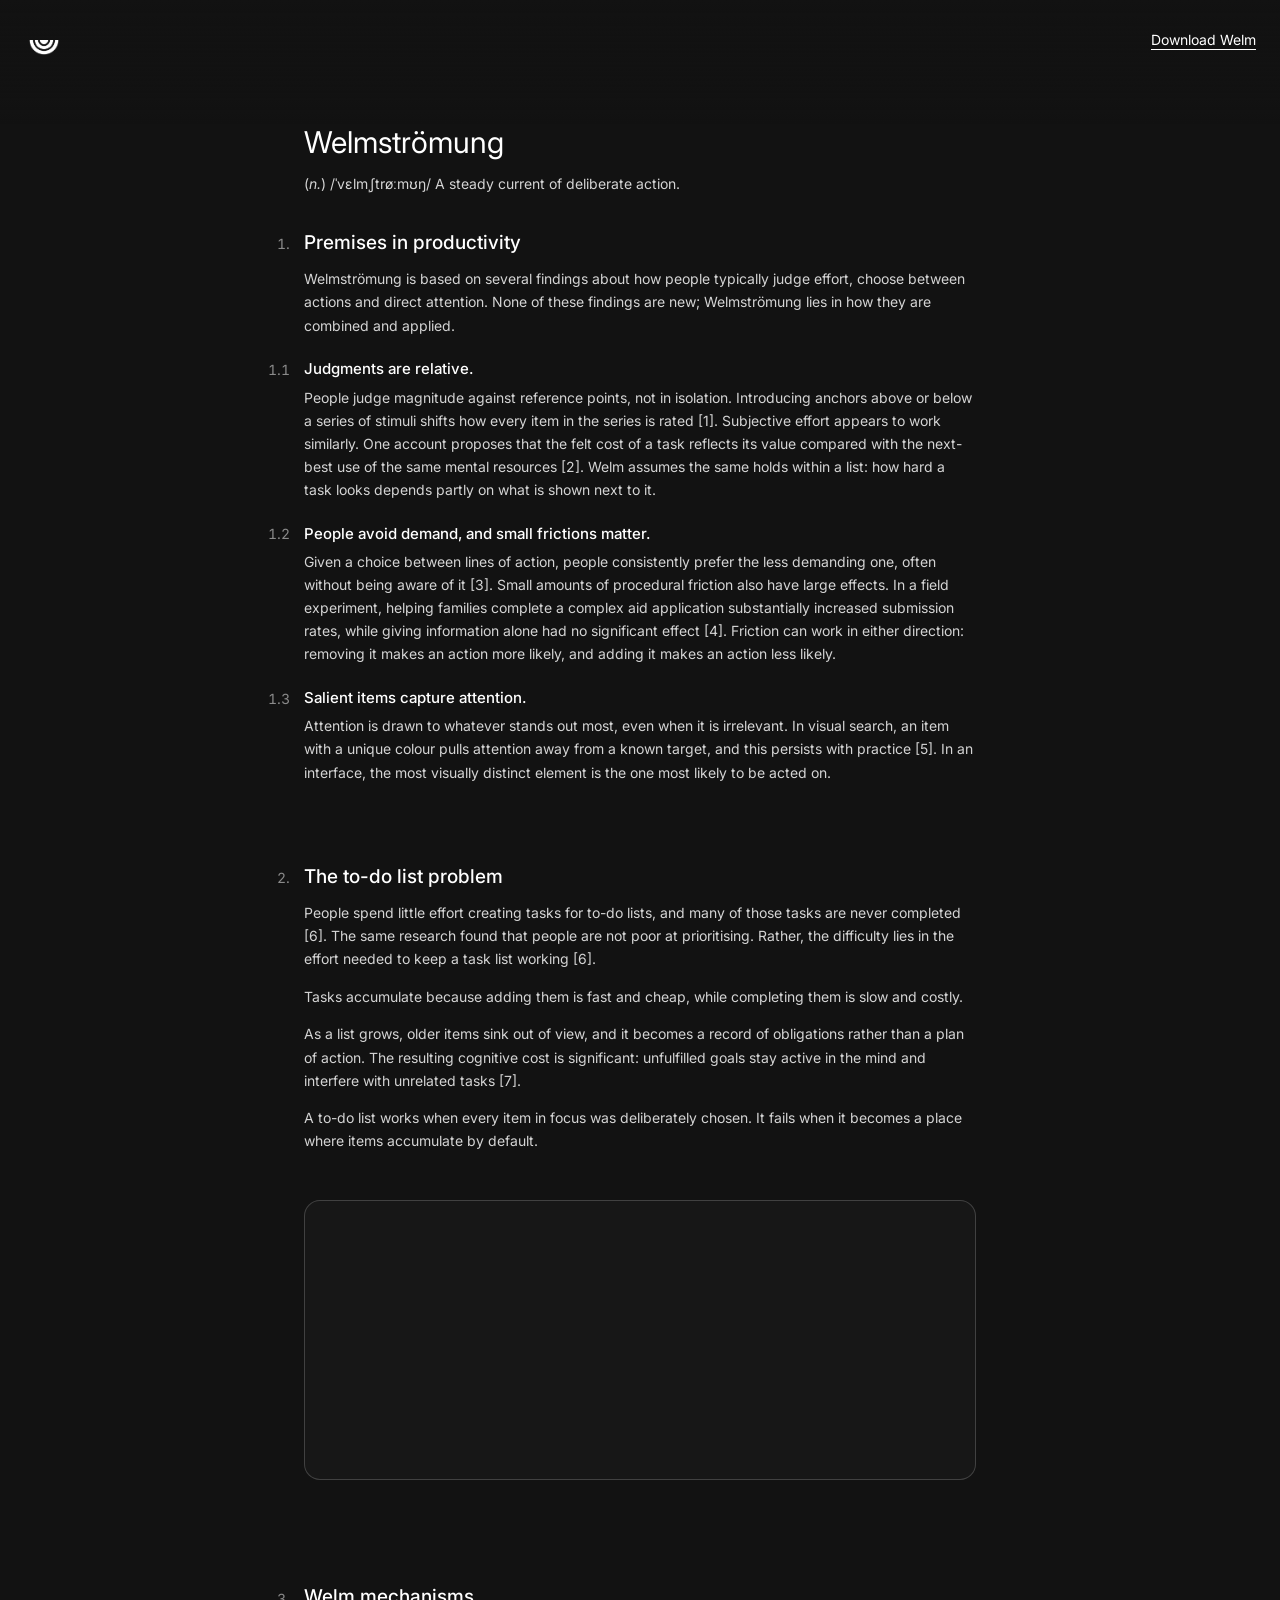
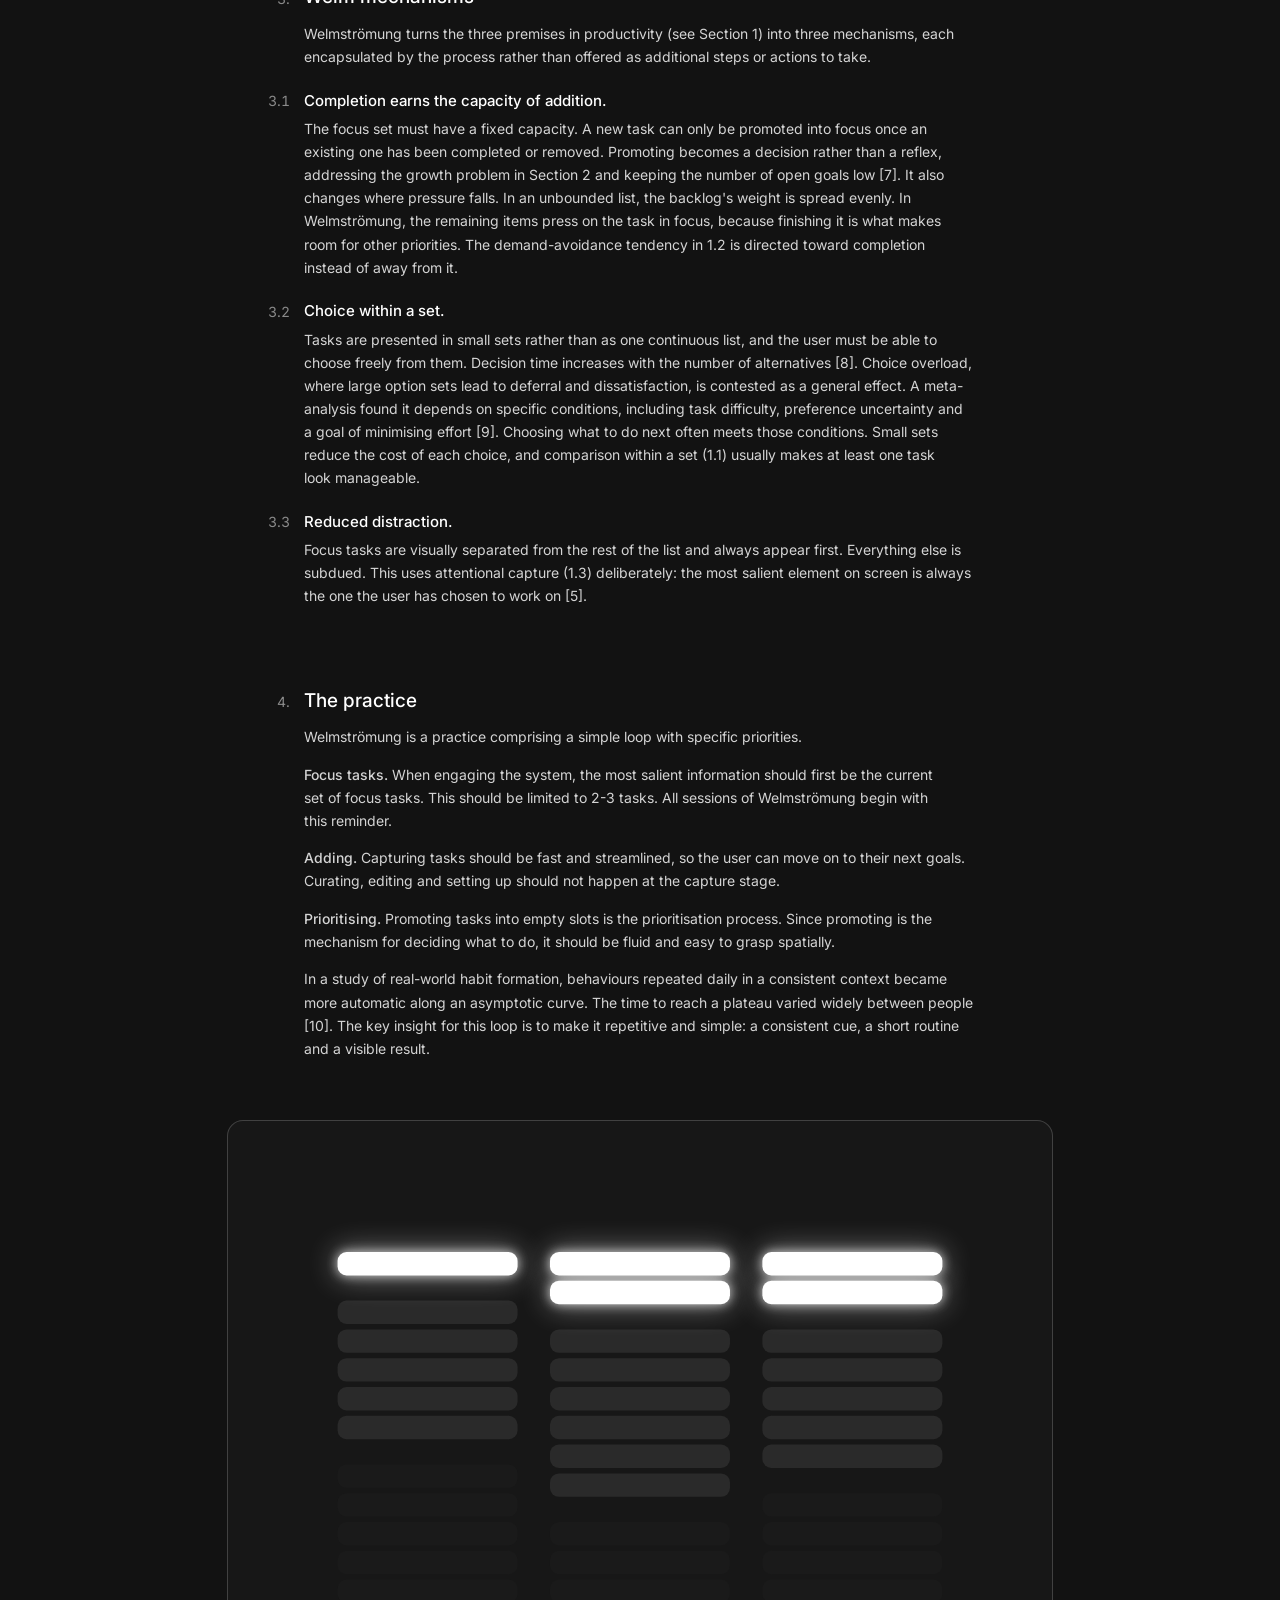
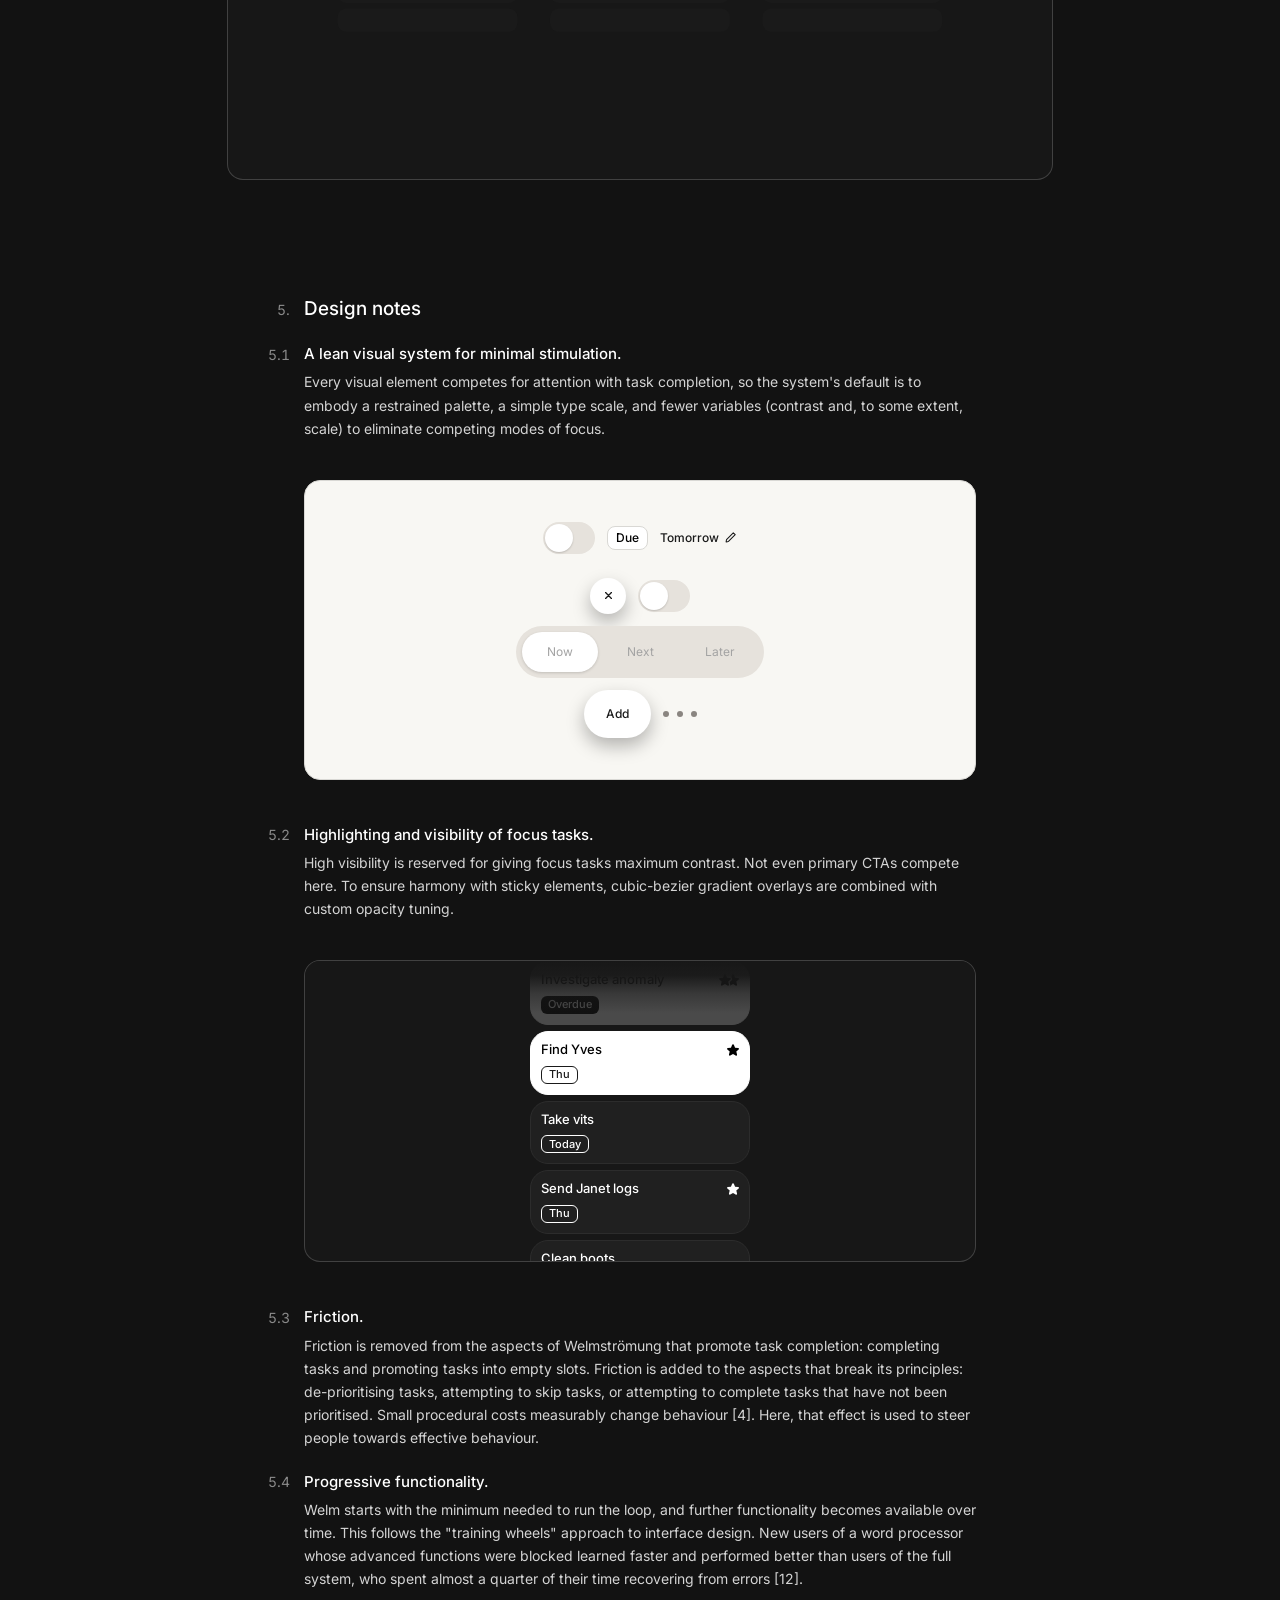
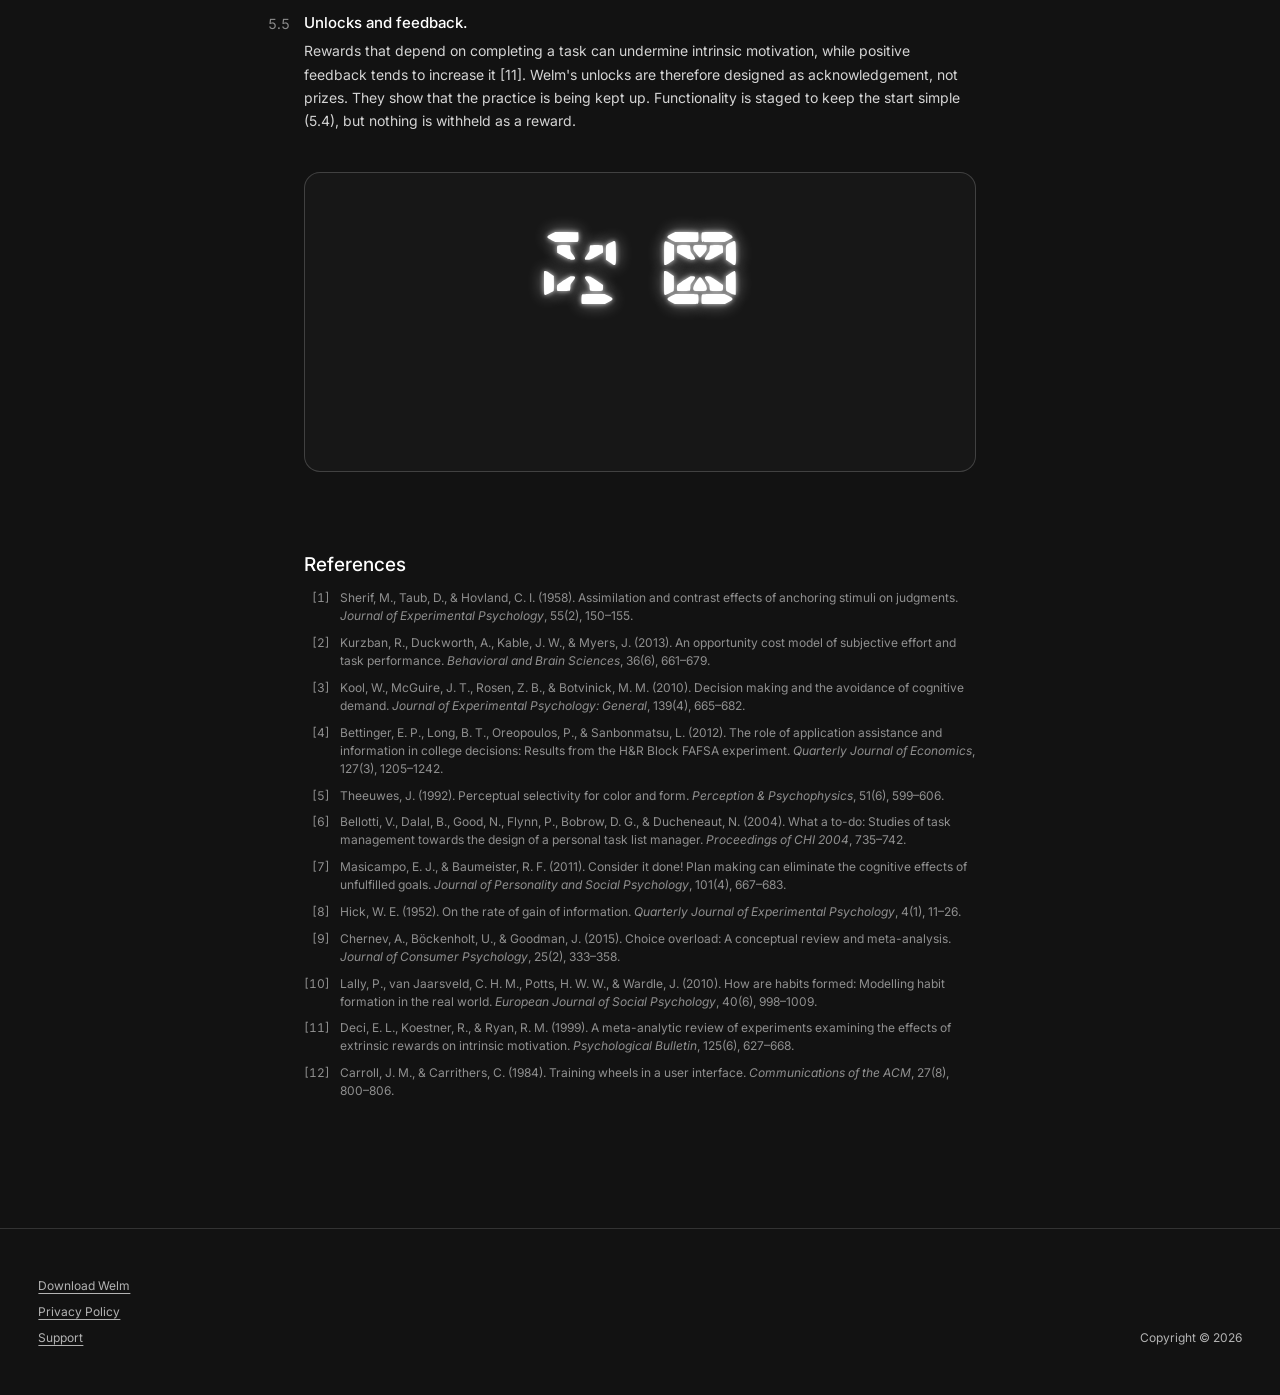
<file: index.html>
<!doctype html>
<html lang="en">
  <head>
    <meta charset="utf-8">
    <meta name="viewport" content="width=device-width, initial-scale=1">
    <title>Welmströmung | Welm.app</title>
    <meta
      name="description"
      content="Welmströmung (n.) A steady current of deliberate action. The method behind Welm, from its premises to the daily practice."
    >
    <link rel="icon" href="favicon.ico" sizes="any">
    <link rel="icon" type="image/png" sizes="32x32" href="assets/favicon-32x32.png">
    <link rel="icon" type="image/png" sizes="16x16" href="assets/favicon-16x16.png">
    <link rel="apple-touch-icon" sizes="180x180" href="assets/apple-touch-icon.png">
    <link rel="manifest" href="site.webmanifest">
    <meta name="theme-color" content="#121212">
    <link rel="preconnect" href="https://fonts.googleapis.com">
    <link rel="preconnect" href="https://fonts.gstatic.com" crossorigin>
    <link
      href="https://fonts.googleapis.com/css2?family=Inter:wght@400;500;600;700&display=swap"
      rel="stylesheet"
    >
    <link rel="stylesheet" href="styles.css">
  </head>
  <body class="essay-page">
    <header class="site-header">
      <div class="site-header__inner">
        <a class="brand" href="/" aria-label="Welm.app">
          <span class="brand__mark" aria-hidden="true"></span>
        </a>
        <nav aria-label="Site links">
          <button class="header-download" type="button" data-download-open>Download Welm</button>
          <a class="mobile-download" href="https://apps.apple.com/us/app/welm/id6752449247">Download Welm</a>
        </nav>
      </div>
    </header>

    <dialog class="download-modal" aria-labelledby="download-modal-title">
      <button
        type="button"
        class="download-modal-close"
        data-download-close
        aria-label="Close"
      >
        <svg viewBox="0 0 24 24" aria-hidden="true" focusable="false">
          <path
            d="M5 5l14 14M19 5L5 19"
            fill="none"
            stroke="currentColor"
            stroke-width="1.15"
            stroke-linecap="round"
          />
        </svg>
      </button>
      <div class="download-modal__stage">
        <h2
          id="download-modal-title"
          class="download-modal__label download-modal__label--top"
        >
          Download for iOS
        </h2>
        <p class="download-modal__label download-modal__label--right" aria-hidden="true">
          Download for iOS
        </p>
        <p class="download-modal__label download-modal__label--bottom" aria-hidden="true">
          Download for iOS
        </p>
        <p class="download-modal__label download-modal__label--left" aria-hidden="true">
          Download for iOS
        </p>
        <div
          class="qr"
          role="img"
          aria-label="QR code to open Welm in the App Store"
        ></div>
      </div>
    </dialog>

    <main class="site-main">
      <article class="essay-layout">
        <header class="essay__header">
          <h1>Welmströmung</h1>
          <p class="essay-entry">
            (<i>n.</i>) /ˈvɛlmˌʃtrøːmʊŋ/ A steady current of deliberate action.
          </p>
        </header>

        <div class="essay__body" id="method">
          <section>
            <h2><span class="essay-num">1. </span>Premises in productivity</h2>
            <p>
              Welmströmung is based on several findings about how people typically judge effort, choose between actions and direct attention. None of these findings are new; Welmströmung lies in how they are combined and applied.
            </p>
            <h3><span class="essay-num">1.1 </span>Judgments are relative.</h3>
            <p>
              People judge magnitude against reference points, not in isolation. Introducing anchors above or below a series of stimuli shifts how every item in the series is rated <a class="essay-cite" href="#ref-1">[1]</a>. Subjective effort appears to work similarly. One account proposes that the felt cost of a task reflects its value compared with the next-best use of the same mental resources <a class="essay-cite" href="#ref-2">[2]</a>. Welm assumes the same holds within a list: how hard a task looks depends partly on what is shown next to it.
            </p>
            <h3><span class="essay-num">1.2 </span>People avoid demand, and small frictions matter.</h3>
            <p>
              Given a choice between lines of action, people consistently prefer the less demanding one, often without being aware of it <a class="essay-cite" href="#ref-3">[3]</a>. Small amounts of procedural friction also have large effects. In a field experiment, helping families complete a complex aid application substantially increased submission rates, while giving information alone had no significant effect <a class="essay-cite" href="#ref-4">[4]</a>. Friction can work in either direction: removing it makes an action more likely, and adding it makes an action less likely.
            </p>
            <h3><span class="essay-num">1.3 </span>Salient items capture attention.</h3>
            <p>
              Attention is drawn to whatever stands out most, even when it is irrelevant. In visual search, an item with a unique colour pulls attention away from a known target, and this persists with practice <a class="essay-cite" href="#ref-5">[5]</a>. In an interface, the most visually distinct element is the one most likely to be acted on.
            </p>
          </section>

          <section>
            <h2><span class="essay-num">2. </span>The to-do list problem</h2>
            <p>
              People spend little effort creating tasks for to-do lists, and many of those tasks are never completed <a class="essay-cite" href="#ref-6">[6]</a>. The same research found that people are not poor at prioritising. Rather, the difficulty lies in the effort needed to keep a task list working <a class="essay-cite" href="#ref-6">[6]</a>.
            </p>
            <p>
              Tasks accumulate because adding them is fast and cheap, while completing them is slow and costly.
            </p>
            <p>
              As a list grows, older items sink out of view, and it becomes a record of obligations rather than a plan of action. The resulting cognitive cost is significant: unfulfilled goals stay active in the mind and interfere with unrelated tasks <a class="essay-cite" href="#ref-7">[7]</a>.
            </p>
            <p>
              A to-do list works when every item in focus was deliberately chosen. It fails when it becomes a place where items accumulate by default.
            </p>
            <figure class="essay-figure">
              <div class="essay-figure__box" role="img" aria-label="Circles appear one by one in a hex grid, faster than other circles disappear. When the grid is full, the whole field fades and starts again.">
                <div class="hex" aria-hidden="true"></div>
              </div>
            </figure>
          </section>

          <section>
            <h2><span class="essay-num">3. </span>Welm mechanisms</h2>
            <p>
              Welmströmung turns the three premises in productivity (see Section 1) into three mechanisms, each encapsulated by the process rather than offered as additional steps or actions to take.
            </p>
            <h3><span class="essay-num">3.1 </span>Completion earns the capacity of addition.</h3>
            <p>
              The focus set must have a fixed capacity. A new task can only be promoted into focus once an existing one has been completed or removed. Promoting becomes a decision rather than a reflex, addressing the growth problem in Section 2 and keeping the number of open goals low <a class="essay-cite" href="#ref-7">[7]</a>. It also changes where pressure falls. In an unbounded list, the backlog's weight is spread evenly. In Welmströmung, the remaining items press on the task in focus, because finishing it is what makes room for other priorities. The demand-avoidance tendency in 1.2 is directed toward completion instead of away from it.
            </p>
            <h3><span class="essay-num">3.2 </span>Choice within a set.</h3>
            <p>
              Tasks are presented in small sets rather than as one continuous list, and the user must be able to choose freely from them. Decision time increases with the number of alternatives <a class="essay-cite" href="#ref-8">[8]</a>. Choice overload, where large option sets lead to deferral and dissatisfaction, is contested as a general effect. A meta-analysis found it depends on specific conditions, including task difficulty, preference uncertainty and a goal of minimising effort <a class="essay-cite" href="#ref-9">[9]</a>. Choosing what to do next often meets those conditions. Small sets reduce the cost of each choice, and comparison within a set (1.1) usually makes at least one task look manageable.
            </p>
            <h3><span class="essay-num">3.3 </span>Reduced distraction.</h3>
            <p>
              Focus tasks are visually separated from the rest of the list and always appear first. Everything else is subdued. This uses attentional capture (1.3) deliberately: the most salient element on screen is always the one the user has chosen to work on <a class="essay-cite" href="#ref-5">[5]</a>.
            </p>
          </section>

          <section>
            <h2><span class="essay-num">4. </span>The practice</h2>
            <p>
              Welmströmung is a practice comprising a simple loop with specific priorities.
            </p>
            <p>
              <strong>Focus tasks.</strong> When engaging the system, the most salient information should first be the current set of focus tasks. This should be limited to 2-3 tasks. All sessions of Welmströmung begin with this reminder.
            </p>
            <p>
              <strong>Adding.</strong> Capturing tasks should be fast and streamlined, so the user can move on to their next goals. Curating, editing and setting up should not happen at the capture stage.
            </p>
            <p>
              <strong>Prioritising.</strong> Promoting tasks into empty slots is the prioritisation process. Since promoting is the mechanism for deciding what to do, it should be fluid and easy to grasp spatially.
            </p>
            <p>
              In a study of real-world habit formation, behaviours repeated daily in a consistent context became more automatic along an asymptotic curve. The time to reach a plateau varied widely between people <a class="essay-cite" href="#ref-10">[10]</a>. The key insight for this loop is to make it repetitive and simple: a consistent cue, a short routine and a visible result.
            </p>
            <figure class="essay-figure essay-figure--bleed">
              <div class="essay-figure__box" role="img" aria-label="Three lists side by side. In each, the top cards are white and glow. The two sections below are the same length. A card from anywhere in a section can rise. When a focus card is completed, it fades upward and a new card fades in at the bottom.">
                <div class="loop-row">
                  <div class="loop" aria-hidden="true">
                    <span class="loop__block"></span><span class="loop__block"></span><span class="loop__block"></span><span class="loop__block"></span><span class="loop__block"></span><span class="loop__block"></span><span class="loop__block"></span><span class="loop__block"></span><span class="loop__block"></span><span class="loop__block"></span><span class="loop__block"></span><span class="loop__block"></span><span class="loop__block"></span><span class="loop__block"></span>
                  </div>
                  <div class="loop" aria-hidden="true">
                    <span class="loop__block"></span><span class="loop__block"></span><span class="loop__block"></span><span class="loop__block"></span><span class="loop__block"></span><span class="loop__block"></span><span class="loop__block"></span><span class="loop__block"></span><span class="loop__block"></span><span class="loop__block"></span><span class="loop__block"></span><span class="loop__block"></span><span class="loop__block"></span><span class="loop__block"></span>
                  </div>
                  <div class="loop" aria-hidden="true">
                    <span class="loop__block"></span><span class="loop__block"></span><span class="loop__block"></span><span class="loop__block"></span><span class="loop__block"></span><span class="loop__block"></span><span class="loop__block"></span><span class="loop__block"></span><span class="loop__block"></span><span class="loop__block"></span><span class="loop__block"></span><span class="loop__block"></span><span class="loop__block"></span><span class="loop__block"></span>
                  </div>
                </div>
              </div>
            </figure>
          </section>

          <section>
            <h2><span class="essay-num">5. </span>Design notes</h2>
            <h3><span class="essay-num">5.1 </span>A lean visual system for minimal stimulation.</h3>
            <p>
              Every visual element competes for attention with task completion, so the system's default is to embody a restrained palette, a simple type scale, and fewer variables (contrast and, to some extent, scale) to eliminate competing modes of focus.
            </p>
            <div class="note-anim" aria-hidden="true">
              <div class="kit">
                <div class="kit__toggle">
                  <span class="kit__track"></span>
                  <span class="kit__thumb"></span>
                </div>
                <span class="kit__badge">Due</span>
                <span class="kit__date">Tomorrow<svg viewBox="0 0 16 16" aria-hidden="true"><path d="M11.4 2.2 13.8 4.6 5.5 12.9 2.6 13.4 3.1 10.5 11.4 2.2Z" fill="none" stroke="currentColor" stroke-width="1.3" stroke-linejoin="round"/></svg></span>
                <span class="kit__break"></span>
                <span class="kit__close"><svg viewBox="0 0 16 16" aria-hidden="true"><path d="M4.4 4.4 11.6 11.6M11.6 4.4 4.4 11.6" fill="none" stroke="currentColor" stroke-width="1.6" stroke-linecap="round"/></svg></span>
                <div class="kit__toggle kit__toggle--off">
                  <span class="kit__track"></span>
                  <span class="kit__thumb"></span>
                </div>
                <div class="kit__selector">
                  <span class="kit__pill"></span>
                  <span>Now</span>
                  <span>Next</span>
                  <span>Later</span>
                </div>
                <span class="kit__button">Add</span>
                <span class="kit__pages"><i></i><i></i><i></i></span>
              </div>
            </div>
            <h3><span class="essay-num">5.2 </span>Highlighting and visibility of focus tasks.</h3>
            <p>
              High visibility is reserved for giving focus tasks maximum contrast. Not even primary CTAs compete here. To ensure harmony with sticky elements, cubic-bezier gradient overlays are combined with custom opacity tuning.
            </p>
            <div class="note-anim" aria-hidden="true">
              <div class="specimen">
                <div class="specimen__fade"></div>
                <div class="specimen__track">
                <div class="ds-card ds-card--focus">
                  <div class="ds-card__top">
                    <span class="ds-card__name">Investigate anomaly</span>
                    <svg class="ds-stars" viewBox="572.7 237 47.7 27.4" aria-hidden="true"><path d="M586.941 237.096C587.371 237.096 587.792 237.222 588.15 237.461C588.508 237.699 588.788 238.038 588.954 238.435L591.799 245.201L599.056 245.826L599.372 245.878C599.683 245.952 599.975 246.093 600.226 246.294C600.561 246.56 600.81 246.921 600.943 247.328C601.077 247.737 601.088 248.178 600.974 248.594C600.859 249.008 600.623 249.381 600.298 249.663L594.784 254.473L596.436 261.636C596.534 262.055 596.506 262.493 596.356 262.896C596.206 263.299 595.941 263.649 595.594 263.901C595.246 264.154 594.831 264.3 594.402 264.319C594.08 264.333 593.759 264.275 593.464 264.152L593.179 264.006L586.933 260.218L580.701 264.006C580.333 264.228 579.906 264.337 579.476 264.319C579.048 264.3 578.634 264.154 578.287 263.901C577.939 263.649 577.674 263.299 577.524 262.896C577.374 262.493 577.345 262.055 577.442 261.636L579.094 254.48L573.582 249.663C573.257 249.382 573.02 249.011 572.904 248.597C572.789 248.183 572.799 247.743 572.932 247.334C573.064 246.925 573.315 246.563 573.652 246.296C573.989 246.028 574.398 245.866 574.826 245.83L582.091 245.201L584.93 238.435C585.096 238.039 585.374 237.699 585.732 237.461C586.09 237.222 586.511 237.096 586.941 237.096Z"/><path d="M606.119 237.094C606.549 237.094 606.97 237.222 607.328 237.461C607.686 237.699 607.966 238.038 608.132 238.435L610.977 245.201L618.234 245.826L618.55 245.878C618.861 245.952 619.153 246.094 619.404 246.294C619.739 246.56 619.988 246.921 620.121 247.328C620.255 247.737 620.266 248.179 620.152 248.594C620.037 249.008 619.801 249.381 619.476 249.663L613.962 254.473L615.614 261.636C615.711 262.055 615.684 262.494 615.534 262.896C615.384 263.298 615.119 263.649 614.772 263.901C614.424 264.154 614.009 264.3 613.58 264.319C613.258 264.332 612.937 264.275 612.642 264.152L612.357 264.006L606.111 260.218L599.879 264.006C599.609 264.169 599.305 264.268 598.994 264.303C599.05 264.182 599.105 264.06 599.151 263.934C599.461 263.101 599.55 262.204 599.413 261.332L599.339 260.959L598.09 255.544L602.253 251.916C603.021 251.25 603.577 250.368 603.848 249.387C604.086 248.526 604.095 247.621 603.881 246.763L603.776 246.398C603.464 245.444 602.878 244.593 602.084 243.961C602.011 243.902 601.935 243.846 601.859 243.792L604.108 238.435C604.274 238.039 604.553 237.699 604.91 237.461C605.267 237.222 605.69 237.094 606.119 237.094Z"/></svg>
                  </div>
                  <div class="ds-card__bot">
                    <span class="ds-badge">Overdue</span>
                  </div>
                </div>
                <div class="ds-card ds-card--focus">
                  <div class="ds-card__top">
                    <span class="ds-card__name">Find Yves</span>
                    <svg class="ds-star" viewBox="590.4 719.8 28.4 27.4" aria-hidden="true"><path d="M604.621 719.865C605.051 719.865 605.472 719.992 605.83 720.23C606.188 720.469 606.468 720.808 606.633 721.204L609.479 727.97L616.736 728.595L617.052 728.648C617.362 728.722 617.655 728.863 617.906 729.063C618.241 729.33 618.49 729.69 618.622 730.098C618.757 730.507 618.768 730.948 618.653 731.363C618.539 731.778 618.303 732.151 617.978 732.433L612.464 737.242L614.116 744.406C614.213 744.824 614.186 745.263 614.036 745.666C613.886 746.068 613.621 746.418 613.273 746.671C612.926 746.924 612.511 747.07 612.082 747.088C611.759 747.102 611.439 747.045 611.144 746.921L610.859 746.776L604.613 742.987L598.381 746.776C598.013 746.998 597.585 747.107 597.156 747.088C596.727 747.069 596.313 746.923 595.966 746.671C595.619 746.418 595.353 746.068 595.203 745.666C595.054 745.263 595.024 744.824 595.122 744.406L596.774 737.25L591.261 732.433C590.936 732.152 590.7 731.781 590.584 731.367C590.468 730.952 590.478 730.513 590.611 730.103C590.744 729.694 590.994 729.333 591.331 729.065C591.668 728.798 592.077 728.636 592.506 728.599L599.77 727.97L602.61 721.204C602.776 720.808 603.054 720.468 603.412 720.23C603.769 719.992 604.191 719.865 604.621 719.865Z"/></svg>
                  </div>
                  <div class="ds-card__bot">
                    <span class="ds-chip">Thu</span>
                  </div>
                </div>
                <div class="ds-card">
                  <div class="ds-card__top">
                    <span class="ds-card__name">Take vits</span>
                  </div>
                  <div class="ds-card__bot">
                    <span class="ds-chip">Today</span>
                  </div>
                </div>
                <div class="ds-card">
                  <div class="ds-card__top">
                    <span class="ds-card__name">Send Janet logs</span>
                    <svg class="ds-star" viewBox="590.4 719.8 28.4 27.4" aria-hidden="true"><path d="M604.621 719.865C605.051 719.865 605.472 719.992 605.83 720.23C606.188 720.469 606.468 720.808 606.633 721.204L609.479 727.97L616.736 728.595L617.052 728.648C617.362 728.722 617.655 728.863 617.906 729.063C618.241 729.33 618.49 729.69 618.622 730.098C618.757 730.507 618.768 730.948 618.653 731.363C618.539 731.778 618.303 732.151 617.978 732.433L612.464 737.242L614.116 744.406C614.213 744.824 614.186 745.263 614.036 745.666C613.886 746.068 613.621 746.418 613.273 746.671C612.926 746.924 612.511 747.07 612.082 747.088C611.759 747.102 611.439 747.045 611.144 746.921L610.859 746.776L604.613 742.987L598.381 746.776C598.013 746.998 597.585 747.107 597.156 747.088C596.727 747.069 596.313 746.923 595.966 746.671C595.619 746.418 595.353 746.068 595.203 745.666C595.054 745.263 595.024 744.824 595.122 744.406L596.774 737.25L591.261 732.433C590.936 732.152 590.7 731.781 590.584 731.367C590.468 730.952 590.478 730.513 590.611 730.103C590.744 729.694 590.994 729.333 591.331 729.065C591.668 728.798 592.077 728.636 592.506 728.599L599.77 727.97L602.61 721.204C602.776 720.808 603.054 720.468 603.412 720.23C603.769 719.992 604.191 719.865 604.621 719.865Z"/></svg>
                  </div>
                  <div class="ds-card__bot">
                    <span class="ds-chip">Thu</span>
                  </div>
                </div>
                <div class="ds-card">
                  <div class="ds-card__top">
                    <span class="ds-card__name">Clean boots</span>
                  </div>
                  <div class="ds-card__bot">
                    <span class="ds-chip">Mon</span>
                  </div>
                </div>
                <div class="ds-card">
                  <div class="ds-card__top">
                    <span class="ds-card__name">File the report</span>
                  </div>
                  <div class="ds-card__bot">
                    <span class="ds-chip">Fri</span>
                  </div>
                </div>
                </div>
              </div>
            </div>
            <h3><span class="essay-num">5.3 </span>Friction.</h3>
            <p>
              Friction is removed from the aspects of Welmströmung that promote task completion: completing tasks and promoting tasks into empty slots. Friction is added to the aspects that break its principles: de-prioritising tasks, attempting to skip tasks, or attempting to complete tasks that have not been prioritised. Small procedural costs measurably change behaviour <a class="essay-cite" href="#ref-4">[4]</a>. Here, that effect is used to steer people towards effective behaviour.
            </p>
            <h3><span class="essay-num">5.4 </span>Progressive functionality.</h3>
            <p>
              Welm starts with the minimum needed to run the loop, and further functionality becomes available over time. This follows the "training wheels" approach to interface design. New users of a word processor whose advanced functions were blocked learned faster and performed better than users of the full system, who spent almost a quarter of their time recovering from errors <a class="essay-cite" href="#ref-12">[12]</a>.
            </p>
            <h3><span class="essay-num">5.5 </span>Unlocks and feedback.</h3>
            <p>
              Rewards that depend on completing a task can undermine intrinsic motivation, while positive feedback tends to increase it <a class="essay-cite" href="#ref-11">[11]</a>. Welm's unlocks are therefore designed as acknowledgement, not prizes. They show that the practice is being kept up. Functionality is staged to keep the start simple (5.4), but nothing is withheld as a reward.
            </p>
            <div class="note-anim" aria-hidden="true">
              <div class="marks">
                <svg class="marks__icon" viewBox="0 0 150 150" aria-hidden="true">
                  <path d="M78.7 149.3C77.5 148.1 77.9 131.5 79.2 130.2C80.1 129.3 86.8 129 103.2 129L126 129L134.1 133C145.7 138.9 145.7 140.6 133.8 146.6L127 150L103.2 150C90.1 150 79 149.7 78.7 149.3Z"/>
                  <path d="M0.7 130.3C0.3 130 -0 119 -0 105.9L-0 82L2.5 81.4C4.4 80.9 6.6 82 12.7 86.2L20.5 91.5L20.7 106.5C20.9 114.8 20.7 122 20.2 122.6C19.2 124.2 5.4 131 3.2 131C2.2 131 1 130.7 0.7 130.3Z"/>
                  <path d="M27.7 122.3C26.8 121.4 26.8 111.8 27.8 110.4C28.2 109.8 34.2 105.5 41.2 100.7C52.9 92.6 54.2 92 58.8 92C66.3 92 66.6 94.3 60.1 102.8C55.4 108.9 55 109.8 55 115C55 118.1 54.5 121.1 53.8 121.8C52.5 123.1 28.9 123.6 27.7 122.3Z"/>
                  <path d="M96.2 121.8C95.5 121.1 95 118.1 95 115C95 109.9 94.6 109 90 103.1C83.2 94.5 83.6 92 91.8 92C95.6 92 97.7 93.1 109.6 101.2L123 110.4L123 115.5C123 118.3 122.5 121.1 121.8 121.8C120.1 123.5 97.9 123.5 96.2 121.8Z"/>
                  <path d="M137.2 63.5L129 58L129 43.1C129 26.2 128.5 27.2 138.8 22.1C149.9 16.5 149.5 15.6 149.8 43.4C150.1 73.1 150.5 72.4 137.2 63.5Z"/>
                  <path d="M40.5 50.7L27.5 43.4L27.2 36.6C27 32.5 27.4 29.3 28.1 28.4C29.6 26.6 52 26.4 53.8 28.2C54.5 28.9 55 32 55 35.1C55 40.4 55.3 41.1 60 47C66.8 55.6 66.4 58 58.1 58C54.3 58 51.3 56.8 40.5 50.7Z"/>
                  <path d="M85.7 57.3C84.2 55.8 85.3 53.2 90 47.1C94.6 41.1 95 40.2 95 35C95 31.9 95.5 28.9 96.2 28.2C97.9 26.5 120.1 26.5 121.8 28.2C122.5 28.9 123 32.2 123 36.1L123 42.9L109.6 50.4C97.9 57 95.5 58 91.3 58C88.5 58 86 57.7 85.7 57.3Z"/>
                  <path d="M15.8 17C11.6 14.8 7.9 12.6 7.5 12C6 9.6 8.5 7.2 15.8 3.7L23.5 -0.1L47.5 0.2L71.5 0.5L71.8 9.3C72 15 71.7 18.7 70.9 19.6C70 20.7 65.3 21 46.6 21L23.5 20.9L15.8 17Z"/>
                </svg>
                <svg class="marks__icon" viewBox="0 0 150 150" aria-hidden="true">
                  <path d="M15.3 146.2C4.4 140.7 4.5 138.8 16.1 132.9L24 129L46.8 129C63.2 129 69.9 129.3 70.8 130.2C72.4 131.8 72.4 147.2 70.8 148.8C69.9 149.7 63.1 150 46.1 149.9L22.5 149.9L15.3 146.2Z"/>
                  <path d="M78.7 149.3C77.5 148.1 77.9 131.5 79.2 130.2C80.1 129.3 86.8 129 103.2 129L126 129L134.1 133C145.7 138.9 145.7 140.6 133.8 146.6L127 150L103.2 150C90.1 150 79 149.7 78.7 149.3Z"/>
                  <path d="M0.7 130.3C0.3 130 -0 119 -0 105.9L-0 82L2.5 81.4C4.4 80.9 6.6 82 12.7 86.2L20.5 91.5L20.7 106.5C20.9 114.8 20.7 122 20.2 122.6C19.2 124.2 5.4 131 3.2 131C2.2 131 1 130.7 0.7 130.3Z"/>
                  <path d="M137.5 127.3C133.7 125.4 130.2 123.2 129.8 122.6C129.4 122 129 114.9 129 106.8L129 92L137.4 86.4C150.1 78 149.5 77 149.5 106L149.5 130.5L147 130.7C145.6 130.8 141.3 129.3 137.5 127.3Z"/>
                  <path d="M27.7 122.3C26.8 121.4 26.8 111.8 27.8 110.4C28.2 109.8 34.2 105.5 41.2 100.7C52.9 92.6 54.2 92 58.8 92C66.3 92 66.6 94.3 60.1 102.8C55.4 108.9 55 109.8 55 115C55 118.1 54.5 121.1 53.8 121.8C52.5 123.1 28.9 123.6 27.7 122.3Z"/>
                  <path d="M62.2 121.8C59.3 118.9 60.8 112.9 66.8 103.8C74.9 91.3 75.2 91.3 83.3 103.6C89.2 112.5 90.8 118.8 87.8 121.8C86.1 123.5 63.9 123.5 62.2 121.8Z"/>
                  <path d="M96.2 121.8C95.5 121.1 95 118.1 95 115C95 109.9 94.6 109 90 103.1C83.2 94.5 83.6 92 91.8 92C95.6 92 97.7 93.1 109.6 101.2L123 110.4L123 115.5C123 118.3 122.5 121.1 121.8 121.8C120.1 123.5 97.9 123.5 96.2 121.8Z"/>
                  <path d="M0.4 67.7C0.2 67 0.1 55.9 0.2 43C0.5 15.3 -0.1 16.4 12.9 23L21 27L21 42.5L21 58L12.8 63.5C4.5 69 1.4 70.1 0.4 67.7Z"/>
                  <path d="M137.2 63.5L129 58L129 43.1C129 26.2 128.5 27.2 138.8 22.1C149.9 16.5 149.5 15.6 149.8 43.4C150.1 73.1 150.5 72.4 137.2 63.5Z"/>
                  <path d="M40.5 50.7L27.5 43.4L27.2 36.6C27 32.5 27.4 29.3 28.1 28.4C29.6 26.6 52 26.4 53.8 28.2C54.5 28.9 55 32 55 35.1C55 40.4 55.3 41.1 60 47C66.8 55.6 66.4 58 58.1 58C54.3 58 51.3 56.8 40.5 50.7Z"/>
                  <path d="M85.7 57.3C84.2 55.8 85.3 53.2 90 47.1C94.6 41.1 95 40.2 95 35C95 31.9 95.5 28.9 96.2 28.2C97.9 26.5 120.1 26.5 121.8 28.2C122.5 28.9 123 32.2 123 36.1L123 42.9L109.6 50.4C97.9 57 95.5 58 91.3 58C88.5 58 86 57.7 85.7 57.3Z"/>
                  <path d="M67.1 45.4C61.8 38.7 61 37.2 61 33.5C61 27.3 62 26.9 76.1 27.2L88.5 27.5L88.8 32.6C89.1 37.4 88.9 37.9 83 45.3C79.3 49.8 76.1 53 75 53C73.9 53 70.7 49.9 67.1 45.4Z"/>
                  <path d="M15.8 17C11.6 14.8 7.9 12.6 7.5 12C6 9.6 8.5 7.2 15.8 3.7L23.5 -0.1L47.5 0.2L71.5 0.5L71.8 9.3C72 15 71.7 18.7 70.9 19.6C70 20.7 65.3 21 46.6 21L23.5 20.9L15.8 17Z"/>
                  <path d="M79.2 19.8C77.6 18.2 77.6 2.8 79.2 1.2C80.1 0.3 86.9 0 103.7 0L127 0L134.5 3.7C141.6 7.2 143.9 9.7 142.5 12C142.1 12.6 138.3 14.8 133.9 17L126 21L103.2 21C86.8 21 80.1 20.7 79.2 19.8Z"/>
                </svg>
                <svg class="marks__icon" viewBox="0 0 150 150" aria-hidden="true">
                  <path d="M15.3 146.2C4.4 140.7 4.5 138.8 16.1 132.9L24 129L46.8 129C63.2 129 69.9 129.3 70.8 130.2C72.4 131.8 72.4 147.2 70.8 148.8C69.9 149.7 63.1 150 46.1 149.9L22.5 149.9L15.3 146.2Z"/>
                  <path d="M0.7 130.3C0.3 130 -0 119 -0 105.9L-0 82L2.5 81.4C4.4 80.9 6.6 82 12.7 86.2L20.5 91.5L20.7 106.5C20.9 114.8 20.7 122 20.2 122.6C19.2 124.2 5.4 131 3.2 131C2.2 131 1 130.7 0.7 130.3Z"/>
                  <path d="M62.2 121.8C59.3 118.9 60.8 112.9 66.8 103.8C74.9 91.3 75.2 91.3 83.3 103.6C89.2 112.5 90.8 118.8 87.8 121.8C86.1 123.5 63.9 123.5 62.2 121.8Z"/>
                  <path d="M16.8 81.7C7.1 75.7 7.5 73.6 19.1 67.1L24.7 64L46.4 64C59.5 64 68.9 64.4 70.1 65C71.8 65.9 72 67.2 72 75.1C72 83.8 71.9 84.1 69.4 85C68 85.6 57.1 86 45.2 85.9L23.5 85.8L16.8 81.7Z"/>
                  <path d="M79.8 84.9C78.3 84.1 78 82.4 78 75.5C78 63.4 76.7 64 103.2 64L125.3 64L131.5 67.5C142.4 73.6 142.5 75.6 132.5 81.7L125.6 86L103.5 86C90.4 86 80.8 85.5 79.8 84.9Z"/>
                  <path d="M137.2 63.5L129 58L129 43.1C129 26.2 128.5 27.2 138.8 22.1C149.9 16.5 149.5 15.6 149.8 43.4C150.1 73.1 150.5 72.4 137.2 63.5Z"/>
                  <path d="M67.1 45.4C61.8 38.7 61 37.2 61 33.5C61 27.3 62 26.9 76.1 27.2L88.5 27.5L88.8 32.6C89.1 37.4 88.9 37.9 83 45.3C79.3 49.8 76.1 53 75 53C73.9 53 70.7 49.9 67.1 45.4Z"/>
                  <path d="M79.2 19.8C77.6 18.2 77.6 2.8 79.2 1.2C80.1 0.3 86.9 0 103.7 0L127 0L134.5 3.7C141.6 7.2 143.9 9.7 142.5 12C142.1 12.6 138.3 14.8 133.9 17L126 21L103.2 21C86.8 21 80.1 20.7 79.2 19.8Z"/>
                </svg>
                <svg class="marks__icon" viewBox="0 0 150 150" aria-hidden="true">
                  <path d="M26.4 123.5C25.2 122.3 24.8 120.4 25 117L25.3 112.2L39.4 102.5C51.7 94 54.1 92.8 58 92.8C65.3 92.8 65.6 95.4 59.3 103.7C54.6 109.8 54.1 111 54.1 115.8C54.1 125 53.7 125.2 40 125.2C30.4 125.2 27.7 124.9 26.4 123.5Z"/>
                  <path d="M62 123.6C58.8 120.3 60 115.5 66.6 105.5C71 98.7 73.5 95.9 75 95.9C77.9 95.9 89.6 113.5 89.6 117.9C89.6 124.8 88.8 125.2 75.6 125.2C66.1 125.2 63.3 124.9 62 123.6Z"/>
                  <path d="M97.6 123.6C96.5 122.5 95.9 120 95.9 116.1C95.9 110.7 95.5 109.7 91.1 104.1C84.9 96.2 85.1 93.4 91.8 93C96.3 92.7 97.3 93.2 110.6 102.4C124.6 112.1 124.7 112.2 125 116.5C125.6 124.7 124.7 125.2 111.1 125.2C101.7 125.2 98.9 124.9 97.6 123.6Z"/>
                  <path d="M14.3 81.6C4.9 75.4 4.8 74.5 13.8 68.8L20.5 64.5L44.9 64.5C62.5 64.5 69.7 64.9 70.6 65.8C72.2 67.3 72.3 80.6 70.8 83.4C69.8 85.4 68.4 85.5 44.9 85.4L20.1 85.4L14.3 81.6Z"/>
                  <path d="M79.2 83.4C78.6 82.3 78.1 78.5 78.1 75C78.1 63.9 76.5 64.5 105.1 64.6L129.9 64.7L136.2 68.6C141 71.6 142.5 73.2 142.5 75C142.5 76.8 141 78.4 136.2 81.4L129.9 85.3L105.1 85.4C81.6 85.5 80.2 85.4 79.2 83.4Z"/>
                  <path d="M40.9 50.1C24.3 40.9 24.8 41.4 24.8 34.5C24.8 25 25.1 24.8 38.9 24.8C53.2 24.8 54.1 25.3 54.1 33.8C54.1 39 54.5 40.1 59.3 46.3C63.7 52 64.4 53.5 63.5 55.2C61.2 59.3 54.8 57.9 40.9 50.1Z"/>
                  <path d="M87.2 56.5C85.5 54.8 86.8 51.4 91.2 45.8C95.3 40.7 95.9 39.1 95.9 35C95.9 25.1 96.3 24.8 109.6 24.8C124.6 24.8 125.2 25.1 125.2 33.6C125.2 41.5 125.7 41 109.1 50.3C99.3 55.8 95.8 57.2 92.3 57.2C89.9 57.2 87.6 56.9 87.2 56.5Z"/>
                  <path d="M70.6 48.1C61 37.8 58.1 30.4 62 26.4C64.4 24 85.6 24 88 26.4C91.5 30 90.1 35.2 83.3 43.4C76.4 51.7 74.6 52.4 70.6 48.1Z"/>
                </svg>
              </div>
            </div>
          </section>

          <section aria-labelledby="references-heading">
            <h2 id="references-heading">References</h2>
            <ol class="essay-refs">
              <li id="ref-1"><span class="essay-ref__n">[1]</span><span>Sherif, M., Taub, D., &amp; Hovland, C. I. (1958). Assimilation and contrast effects of anchoring stimuli on judgments. <i>Journal of Experimental Psychology</i>, 55(2), 150–155.</span></li>
              <li id="ref-2"><span class="essay-ref__n">[2]</span><span>Kurzban, R., Duckworth, A., Kable, J. W., &amp; Myers, J. (2013). An opportunity cost model of subjective effort and task performance. <i>Behavioral and Brain Sciences</i>, 36(6), 661–679.</span></li>
              <li id="ref-3"><span class="essay-ref__n">[3]</span><span>Kool, W., McGuire, J. T., Rosen, Z. B., &amp; Botvinick, M. M. (2010). Decision making and the avoidance of cognitive demand. <i>Journal of Experimental Psychology: General</i>, 139(4), 665–682.</span></li>
              <li id="ref-4"><span class="essay-ref__n">[4]</span><span>Bettinger, E. P., Long, B. T., Oreopoulos, P., &amp; Sanbonmatsu, L. (2012). The role of application assistance and information in college decisions: Results from the H&amp;R Block FAFSA experiment. <i>Quarterly Journal of Economics</i>, 127(3), 1205–1242.</span></li>
              <li id="ref-5"><span class="essay-ref__n">[5]</span><span>Theeuwes, J. (1992). Perceptual selectivity for color and form. <i>Perception &amp; Psychophysics</i>, 51(6), 599–606.</span></li>
              <li id="ref-6"><span class="essay-ref__n">[6]</span><span>Bellotti, V., Dalal, B., Good, N., Flynn, P., Bobrow, D. G., &amp; Ducheneaut, N. (2004). What a to-do: Studies of task management towards the design of a personal task list manager. <i>Proceedings of CHI 2004</i>, 735–742.</span></li>
              <li id="ref-7"><span class="essay-ref__n">[7]</span><span>Masicampo, E. J., &amp; Baumeister, R. F. (2011). Consider it done! Plan making can eliminate the cognitive effects of unfulfilled goals. <i>Journal of Personality and Social Psychology</i>, 101(4), 667–683.</span></li>
              <li id="ref-8"><span class="essay-ref__n">[8]</span><span>Hick, W. E. (1952). On the rate of gain of information. <i>Quarterly Journal of Experimental Psychology</i>, 4(1), 11–26.</span></li>
              <li id="ref-9"><span class="essay-ref__n">[9]</span><span>Chernev, A., Böckenholt, U., &amp; Goodman, J. (2015). Choice overload: A conceptual review and meta-analysis. <i>Journal of Consumer Psychology</i>, 25(2), 333–358.</span></li>
              <li id="ref-10"><span class="essay-ref__n">[10]</span><span>Lally, P., van Jaarsveld, C. H. M., Potts, H. W. W., &amp; Wardle, J. (2010). How are habits formed: Modelling habit formation in the real world. <i>European Journal of Social Psychology</i>, 40(6), 998–1009.</span></li>
              <li id="ref-11"><span class="essay-ref__n">[11]</span><span>Deci, E. L., Koestner, R., &amp; Ryan, R. M. (1999). A meta-analytic review of experiments examining the effects of extrinsic rewards on intrinsic motivation. <i>Psychological Bulletin</i>, 125(6), 627–668.</span></li>
              <li id="ref-12"><span class="essay-ref__n">[12]</span><span>Carroll, J. M., &amp; Carrithers, C. (1984). Training wheels in a user interface. <i>Communications of the ACM</i>, 27(8), 800–806.</span></li>
            </ol>
          </section>
        </div>

        <aside class="essay-rail" aria-label="Get the app">
          <div class="essay-rail__above">
            <div class="essay-rail__sticky">
              <div class="essay-rail__shift">
              <div class="essay-rail__scale">
              <img
                class="essay-rail__phone"
                src="assets/welm-phone-screen.svg"
                width="696"
                height="1562"
                alt="Welm on iPhone, showing Focus, Next, and Later."
              >
              <p class="essay-rail__cta">
                <button type="button" class="cta-link" data-download-open>Welm iOS app</button>
                <a
                  class="cta-link-mobile"
                  href="https://apps.apple.com/us/app/welm/id6752449247"
                >Welm iOS app</a>
              </p>
              </div>
              </div>
            </div>
          </div>
          <div class="essay-rail__below" aria-hidden="true" inert>
            <div class="essay-rail__sticky">
              <div class="essay-rail__shift">
              <div class="essay-rail__scale">
              <img
                class="essay-rail__phone"
                src="assets/welm-phone-screen.svg"
                width="696"
                height="1562"
                alt=""
              >
              <p class="essay-rail__cta">
                <button type="button" class="cta-link" data-download-open>Welm iOS app</button>
                <a
                  class="cta-link-mobile"
                  href="https://apps.apple.com/us/app/welm/id6752449247"
                >Welm iOS app</a>
              </p>
              </div>
              </div>
            </div>
          </div>
        </aside>
      </article>
    </main>

    <footer class="site-footer">
      <div class="site-footer__inner">
        <nav class="site-footer__nav" aria-label="Footer">
          <button type="button" class="footer-nav-link" data-download-open>Download Welm</button>
          <a class="footer-nav-link-mobile" href="https://apps.apple.com/us/app/welm/id6752449247">Download Welm</a>
          <a href="privacy.html">Privacy Policy</a>
          <a href="support.html">Support</a>
        </nav>
        <p class="site-footer__copyright">Copyright &copy; 2026</p>
      </div>
    </footer>

    <script src="modal.js"></script>
    <script>
      (function () {
        var rail = document.querySelector(".essay-rail");
        var above = rail && rail.querySelector(".essay-rail__above");
        var below = rail && rail.querySelector(".essay-rail__below");
        var phone = above && above.querySelector(".essay-rail__sticky");
        var figure = document.querySelector(".essay-figure--bleed .essay-figure__box");
        var block = figure && figure.closest(".essay-figure");
        if (!rail || !above || !below || !phone || !figure || !block) return;
        if (window.getComputedStyle(rail).display === "none") return;

        var desktop = window.matchMedia("(min-width: 961px)");
        var pin = 0;
        var lead = 0;
        var fadeSpan = 1;
        var phoneH = 0;
        var padTop = 0;
        var padBottom = 0;
        var clearing = false;
        var arrived = false;
        var frame = 0;

        function measureLen(name) {
          var raw = getComputedStyle(document.body).getPropertyValue(name).trim() || "0px";
          var probe = document.createElement("div");
          probe.style.cssText = "position:absolute;visibility:hidden;height:" + raw;
          document.body.appendChild(probe);
          var value = probe.getBoundingClientRect().height;
          probe.remove();
          return value;
        }

        function setActive(el, active) {
          if (active) {
            el.removeAttribute("inert");
            el.removeAttribute("aria-hidden");
          } else {
            el.setAttribute("inert", "");
            el.setAttribute("aria-hidden", "true");
          }
        }

        var heading = document.querySelector(".essay__header h1");
        var stickies = rail.querySelectorAll(".essay-rail__sticky");

        function placeStick() {
          var top = desktop.matches ? pin + "px" : "";
          for (var i = 0; i < stickies.length; i++) stickies[i].style.top = top;
        }

        function layoutTracks() {
          if (!desktop.matches) {
            above.style.top = "";
            above.style.height = "";
            below.style.top = "";
            placeStick();
            above.style.opacity = "";
            below.style.opacity = "";
            above.style.pointerEvents = "";
            below.style.pointerEvents = "";
            aboveShift.style.transform = "";
            belowShift.style.transform = "";
            aboveShiftY = 0;
            belowShiftY = 0;
            aboveOpacity = -1;
            belowOpacity = -1;
            rail.classList.remove("is-clearing", "is-arrived");
            clearing = false;
            arrived = false;
            setActive(above, true);
            setActive(below, false);
            return;
          }
          var scrollY = window.scrollY;
          var railDoc = rail.getBoundingClientRect().top + scrollY;
          var bounds = collisionDoc(scrollY);
          boundsTop = bounds.top;
          boundsBottom = bounds.bottom;
          /* Track starts on the stick line, which is the heading, so the
             phone is already there when the page is at the top. */
          above.style.top = (pin - railDoc) + "px";
          above.style.height = Math.max(phoneH, bounds.top - pin + phoneH + lead + fadeSpan) + "px";
          /* Come back in level with the heading under the figure, so the
             phone has the same gap beneath the image as that heading.
             The ease is measured from this same line, so it still falls
             behind and creeps into the stick point. */
          resumeTop = resumeDoc(scrollY);
          below.style.top = ((resumeTop == null ? bounds.bottom : resumeTop) - railDoc) + "px";
          placeStick();
        }

        function resumeDoc(scrollY) {
          var section = block.closest("section");
          var next = section && section.nextElementSibling;
          var head = next && next.querySelector("h2");
          if (!head) return null;
          return head.getBoundingClientRect().top + scrollY;
        }

        function collisionDoc(scrollY) {
          var box = figure.getBoundingClientRect();
          var fig = block.getBoundingClientRect();
          return {
            top: box.top + scrollY - padTop,
            bottom: fig.bottom + scrollY + padBottom
          };
        }

        var aboveShift = above.querySelector(".essay-rail__shift");
        var belowShift = below.querySelector(".essay-rail__shift");
        var boundsTop = 0;
        var boundsBottom = 0;
        var resumeTop = null;
        var aboveShiftY = 0;
        var belowShiftY = 0;
        var aboveOpacity = -1;
        var belowOpacity = -1;

        function clamp01(value) {
          if (value < 0) return 0;
          if (value > 1) return 1;
          return value;
        }

        function setShift(el, y, current) {
          var next = Math.round(y * 10) / 10;
          if (next === current) return current;
          el.style.transform = next ? "translate3d(0," + next + "px,0)" : "";
          return next;
        }

        function paintFade(track, opacity, previous) {
          var next = Math.round(opacity * 1000) / 1000;
          if (next === previous) return previous;
          track.style.opacity = String(next);
          return next;
        }

        /* Only the copy under the figure eases. It falls behind, then creeps
           up into the stick line. */
        function easeBelow(bottomViewport) {
          var zone = 280;
          var settle = 36;
          var endSpeed = 1 - (2 * settle) / zone;
          var extra = (2 * settle) / endSpeed;
          var x = pin + zone - bottomViewport;
          var lag = 0;
          if (x > 0 && x < zone) {
            var u = x / zone;
            lag = settle * u * u;
          } else if (x >= zone) {
            var past = x - zone;
            if (past < extra) {
              var remain = 1 - past / extra;
              lag = settle * remain * remain;
            }
          }
          belowShiftY = setShift(belowShift, lag, belowShiftY);
          aboveShiftY = setShift(aboveShift, 0, aboveShiftY);
        }

        function sync() {
          if (!desktop.matches) return;
          var scrollY = window.scrollY;
          var topViewport = boundsTop - scrollY;
          var bottomViewport = boundsBottom - scrollY;
          var gap = topViewport - (pin + phoneH);
          /* 1 while clear of the figure, 0 once the phone has scrolled up to it. */
          var aboveP = 1 - clamp01((lead + fadeSpan - gap) / fadeSpan);
          var roomBelow = window.innerHeight - bottomViewport;
          var belowP = topViewport < pin ? clamp01((roomBelow - phoneH) / fadeSpan) : 0;
          aboveOpacity = paintFade(above, aboveP, aboveOpacity);
          belowOpacity = paintFade(below, belowP, belowOpacity);
          easeBelow((resumeTop == null ? boundsBottom : resumeTop) - scrollY);
          above.style.pointerEvents = aboveP > 0 ? "" : "none";
          below.style.pointerEvents = belowP > 0 ? "auto" : "none";
          var nextClearing = aboveP <= 0;
          var nextArrived = belowP > 0;
          if (nextClearing === clearing && nextArrived === arrived) return;
          clearing = nextClearing;
          arrived = nextArrived;
          rail.classList.toggle("is-clearing", clearing);
          rail.classList.toggle("is-arrived", arrived);
          setActive(above, !clearing);
          setActive(below, nextArrived);
        }

        function measure() {
          var scrollY = window.scrollY;
          pin = heading.getBoundingClientRect().top + scrollY;
          lead = measureLen("--essay-fade-lead");
          fadeSpan = measureLen("--essay-fade-span") || 1;
          phoneH = phone.offsetHeight;
          var margin = getComputedStyle(block);
          padTop = parseFloat(margin.marginTop) || 0;
          padBottom = parseFloat(margin.marginBottom) || 0;
          layoutTracks();
          sync();
        }

        function request() {
          if (frame) return;
          frame = requestAnimationFrame(function () {
            frame = 0;
            sync();
          });
        }

        measure();
        requestAnimationFrame(function () {
          rail.classList.add("is-ready");
        });
        document.addEventListener("scroll", request, { passive: true });
        window.addEventListener("resize", measure);
        window.addEventListener("load", measure);
        if (document.fonts && document.fonts.ready) document.fonts.ready.then(measure);
        if (window.ResizeObserver) {
          var observer = new ResizeObserver(measure);
          observer.observe(document.querySelector(".essay__body"));
        }
        if (desktop.addEventListener) desktop.addEventListener("change", measure);
        var img = phone.querySelector("img");
        if (img) img.addEventListener("load", measure);
      })();
    </script>
    <script>
      (function () {
        var box = document.querySelector(".essay-figure:not(.essay-figure--bleed) .essay-figure__box");
        var hex = box && box.querySelector(".hex");
        if (!hex) return;

        var reduce = window.matchMedia("(prefers-reduced-motion: reduce)").matches;
        var appearEvery = 140;
        var leaveEvery = 780;
        var timers = [];
        var cells = [];
        var cursor = 0;
        var fading = false;

        function clearTimers() {
          timers.forEach(function (id) {
            clearInterval(id);
            clearTimeout(id);
          });
          timers = [];
        }

        function layout() {
          clearTimers();
          fading = false;
          cursor = 0;
          cells = [];
          hex.classList.remove("is-fade");
          hex.textContent = "";

          var rect = box.getBoundingClientRect();
          if (rect.width < 40 || rect.height < 40) return;

          var narrow = rect.width < 420;
          var dot = narrow ? 15 : 18;
          var gap = narrow ? 12 : 16;
          var dx = dot + gap;
          var dy = dx * Math.sqrt(3) / 2;
          var pad = narrow ? 18 : 28;
          var availW = rect.width - pad * 2;
          var availH = rect.height - pad * 2;
          var cols = Math.max(3, Math.floor((availW - dot) / dx) + 1);
          var rows = Math.max(3, Math.floor((availH - dot) / dy) + 1);
          hex.style.setProperty("--d", dot + "px");

          var raw = [];
          for (var r = 0; r < rows; r++) {
            var odd = r % 2 === 1;
            var count = odd ? cols - 1 : cols;
            for (var c = 0; c < count; c++) {
              raw.push({
                x: (odd ? dx / 2 : 0) + c * dx,
                y: r * dy
              });
            }
          }

          var minX = Infinity;
          var minY = Infinity;
          var maxX = -Infinity;
          var maxY = -Infinity;
          raw.forEach(function (cell) {
            minX = Math.min(minX, cell.x - dot / 2);
            minY = Math.min(minY, cell.y - dot / 2);
            maxX = Math.max(maxX, cell.x + dot / 2);
            maxY = Math.max(maxY, cell.y + dot / 2);
          });
          var shiftX = (rect.width - (maxX - minX)) / 2 - minX;
          var shiftY = (rect.height - (maxY - minY)) / 2 - minY;
          var cx = rect.width / 2;
          var cy = rect.height / 2;
          raw.forEach(function (cell) {
            cell.x += shiftX;
            cell.y += shiftY;
          });
          var ring = dx * 0.75;
          raw.sort(function (a, b) {
            var da = (a.x - cx) * (a.x - cx) + (a.y - cy) * (a.y - cy);
            var db = (b.x - cx) * (b.x - cx) + (b.y - cy) * (b.y - cy);
            if (Math.abs(Math.sqrt(da) - Math.sqrt(db)) > ring) return da - db;
            return Math.atan2(a.y - cy, a.x - cx) - Math.atan2(b.y - cy, b.x - cx);
          });

          raw.forEach(function (cell) {
            var el = document.createElement("span");
            el.className = "hex__dot";
            el.style.left = cell.x + "px";
            el.style.top = cell.y + "px";
            hex.appendChild(el);
            cells.push({ el: el, on: false, flashing: false, onAt: 0, offAt: 0 });
          });

          if (reduce) {
            cells.forEach(function (cell) {
              cell.on = true;
              cell.el.classList.add("is-on");
            });
            return;
          }

          timers.push(setInterval(appear, appearEvery));
          timers.push(setInterval(leave, leaveEvery));
        }

        function appear() {
          if (fading || !cells.length) return;
          var cell = null;
          if (cursor < cells.length) {
            cell = cells[cursor];
            cursor += 1;
          } else {
            var holes = cells.filter(function (item) { return !item.on; });
            if (!holes.length) {
              fadeOut();
              return;
            }
            holes.sort(function (a, b) { return a.offAt - b.offAt; });
            cell = holes[0];
          }
          cell.on = true;
          cell.flashing = false;
          cell.onAt = Date.now();
          var el = cell.el;
          if (el.classList.contains("is-out") || el.classList.contains("is-flash")) {
            el.style.transition = "none";
            el.classList.remove("is-out", "is-flash", "is-on");
            el.offsetHeight;
            el.style.transition = "";
            el.offsetHeight;
          }
          el.classList.add("is-on");
          if (cursor >= cells.length && cells.every(function (item) { return item.on; })) fadeOut();
        }

        function leave() {
          if (fading) return;
          var on = cells.filter(function (item) { return item.on && !item.flashing; });
          if (on.length < 6) return;
          var newest = 0;
          on.forEach(function (item) { if (item.onAt > newest) newest = item.onAt; });
          var pool = on.filter(function (item) { return item.onAt !== newest; });
          if (!pool.length) return;
          var pick = pool[Math.floor(Math.random() * pool.length)];
          pick.flashing = true;
          pick.el.classList.add("is-flash");
          timers.push(setTimeout(function () {
            if (fading || !pick.flashing) return;
            pick.flashing = false;
            pick.on = false;
            pick.offAt = Date.now();
            pick.el.classList.remove("is-flash", "is-on");
            pick.el.classList.add("is-out");
          }, 340));
        }

        function fadeOut() {
          if (fading) return;
          fading = true;
          hex.classList.add("is-fade");
          timers.push(setTimeout(function () {
            hex.classList.remove("is-fade");
            cells.forEach(function (cell) {
              cell.on = false;
              cell.flashing = false;
              cell.onAt = 0;
              cell.offAt = 0;
              cell.el.style.transition = "none";
              cell.el.classList.remove("is-on", "is-out", "is-flash");
            });
            hex.offsetHeight;
            cells.forEach(function (cell) { cell.el.style.transition = ""; });
            cursor = 0;
            fading = false;
          }, 1200));
        }

        layout();
        window.addEventListener("resize", layout);
      })();
    </script>
    <script>
      (function () {
        var loops = [].slice.call(document.querySelectorAll(".essay-figure--bleed .loop"));
        if (!loops.length) return;
        if (window.matchMedia("(prefers-reduced-motion: reduce)").matches) return;

        /* One card changes section per beat. The card is chosen from
           anywhere in its section. Completing a focus card adds one at
           the bottom, and the two lower sections stay the same length. */
        var beats = [
          { t: "up", from: 2, pause: 210 },
          { t: "up", from: 1, pause: 930 },
          { t: "out", pause: 270 },
          { t: "up", from: 1, pause: 1170 },
          { t: "out", pause: 165 },
          { t: "up", from: 2, pause: 735 },
          { t: "up", from: 2, pause: 1110 },
          { t: "up", from: 1, pause: 225 },
          { t: "out", pause: 1290 },
          { t: "up", from: 1, pause: 180 },
          { t: "out", pause: 645 },
          { t: "up", from: 2, pause: 390 }
        ];

        /* Same practice, started at different points so the three lists
           do not move together. */
        var shifts = [4, 0, 8];
        var delays = [1700, 900, 2400];

        loops.forEach(function (loop, index) {
          var shift = shifts[index] || 0;
          run(loop, beats.slice(shift).concat(beats.slice(0, shift)), delays[index] || 900);
        });

        function run(loop, sequence, delay) {
        var groups = [[], [], []];
        var pool = [].slice.call(loop.children);
        var step = 0;

        function metrics() {
          var cs = getComputedStyle(loop);
          return {
            card: parseFloat(cs.getPropertyValue("--card")) || 36,
            gap: parseFloat(cs.getPropertyValue("--gap")) || 8,
            section: parseFloat(cs.getPropertyValue("--section")) || 36
          };
        }

        function spots() {
          var m = metrics();
          var stride = m.card + m.gap;
          var y = 0;
          var list = [];
          for (var s = 0; s < 3; s++) {
            for (var i = 0; i < groups[s].length; i++) {
              list.push({ card: groups[s][i], y: y, section: s });
              y += stride;
            }
            if (s < 2 && groups[s].length) y += m.section;
          }
          return { list: list, m: m, stride: stride, bottom: y };
        }

        function place(card, y, section, instant) {
          if (instant) card.style.transition = "none";
          card.style.setProperty("--y", y + "px");
          card.style.backgroundColor = section === 0 ? "#ffffff" : section === 2 ? "#1a1a1a" : "#2a2a2a";
          card.classList.toggle("is-focus", section === 0);
          card.style.opacity = "1";
          if (instant) {
            card.offsetHeight;
            card.style.transition = "";
          }
        }

        var tempos = [740, 860, 980, 1120, 780, 1280];

        function tempo() {
          var ms = tempos[Math.floor(Math.random() * tempos.length)];
          loop.style.setProperty("--move", (ms / 1000).toFixed(2) + "s");
          return ms;
        }

        function lift(card, ms) {
          card.classList.remove("is-lift");
          card.offsetWidth;
          card.classList.add("is-lift");
          setTimeout(function () { card.classList.remove("is-lift"); }, ms);
        }

        var reactMs = 240;

        function spotFor(card) {
          var found = null;
          spots().list.forEach(function (item) {
            if (item.card === card) found = item;
          });
          return found;
        }

        function layout(instant, skip) {
          spots().list.forEach(function (item) {
            if (item.card === skip) return;
            place(item.card, item.y, item.section, instant);
          });
        }

        function follow(skip) {
          setTimeout(function () { layout(false, skip); }, reactMs);
        }

        function take(list) {
          if (list.length < 2) return null;
          var i = Math.floor(Math.random() * list.length);
          return list.splice(i, 1)[0];
        }

        function hide(card) {
          card.classList.remove("is-lift");
          card.classList.remove("is-focus");
          card.style.transition = "none";
          card.style.opacity = "0";
          card.offsetHeight;
          card.style.transition = "";
          pool.push(card);
        }

        var seed = [2, 5, 5];
        for (var s = 0; s < 3; s++) {
          for (var n = 0; n < seed[s]; n++) groups[s].push(pool.pop());
        }
        layout(true);
        pool.forEach(function (card) {
          var parked = spots().bottom + 8;
          card.style.transition = "none";
          card.style.opacity = "0";
          card.style.setProperty("--y", parked + "px");
          card.offsetHeight;
          card.style.transition = "";
        });

        function play() {
          var beat = sequence[step % sequence.length];
          var ms = tempo();
          var jitter = Math.round(Math.random() * 520) - 120;
          step += 1;
          if (beat.t === "up") {
            var src = groups[beat.from];
            var card = take(src);
            if (card) {
              groups[beat.from - 1].push(card);
              var dest = spotFor(card);
              place(card, dest.y, dest.section, false);
              lift(card, ms);
              follow(card);
            }
          } else if (beat.t === "out") {
            var gone = groups[0].length > 1 ? groups[0].shift() : null;
            var fresh = pool.pop();
            if (gone) {
              var rise = (metrics().card || 36) * 0.7;
              var current = gone.getBoundingClientRect().top - loop.getBoundingClientRect().top;
              gone.classList.remove("is-lift");
              gone.style.setProperty("--y", (current - rise) + "px");
              gone.style.opacity = "0";
              setTimeout(function () { hide(gone); }, ms);
            }
            setTimeout(function () {
              if (fresh) groups[2].push(fresh);
              layout(false);
              if (!fresh) return;
              var target = spotFor(fresh);
              var from = target.y + metrics().card * 0.45;
              fresh.style.transition = "none";
              fresh.style.setProperty("--y", from + "px");
              fresh.style.backgroundColor = "#1a1a1a";
              fresh.style.opacity = "0";
              fresh.offsetHeight;
              fresh.style.transition = "";
              requestAnimationFrame(function () {
                place(fresh, target.y, 2, false);
              });
            }, reactMs);
          }
          timer = setTimeout(play, ms + Math.max(110, beat.pause + jitter));
        }

        var timer = setTimeout(play, delay);
        window.addEventListener("resize", function () { layout(true); });
        }
      })();
    </script>
    <script>
      (function () {
        var root = document.querySelector(".specimen");
        if (!root) return;
        var cards = [].slice.call(root.querySelectorAll(".ds-card--focus"));
        if (!cards.length) return;
        if (window.matchMedia("(prefers-reduced-motion: reduce)").matches) return;

        var near = 58;
        var far = 16;

        function fade(top) {
          var t = (near - top) / (near - far);
          t = Math.min(1, Math.max(0, t));
          return 1 - t * 0.78;
        }

        function frame() {
          var top = root.getBoundingClientRect().top;
          cards.forEach(function (card) {
            card.style.opacity = fade(card.getBoundingClientRect().top - top).toFixed(3);
          });
          requestAnimationFrame(frame);
        }

        requestAnimationFrame(frame);
      })();
    </script>
    <script>
      (function () {
        var root = document.querySelector(".marks");
        if (!root) return;
        if (window.matchMedia("(prefers-reduced-motion: reduce)").matches) return;

        var segs = [];
        [].slice.call(root.querySelectorAll(".marks__icon")).forEach(function (icon) {
          var parts = [].slice.call(icon.querySelectorAll("path")).map(function (el) {
            var box = el.getBBox();
            return { el: el, x: box.x, y: box.y };
          });
          parts.sort(function (a, b) { return a.x - b.x || a.y - b.y; });
          segs = segs.concat(parts);
        });

        var glow = "drop-shadow(0 0 6px rgb(255 255 255 / 75%)) drop-shadow(0 0 16px rgb(255 255 255 / 45%))";
        var move = "fill 0.22s cubic-bezier(0.4, 0, 0.2, 1), filter 0.22s cubic-bezier(0.4, 0, 0.2, 1), opacity 0.22s cubic-bezier(0.4, 0, 0.2, 1)";

        function rest(el) {
          el.style.fill = "#ffffff";
          el.style.filter = "none";
          el.style.opacity = "0";
        }

        segs.forEach(function (seg) {
          rest(seg.el);
          seg.el.style.transition = move;
        });

        var index = 0;

        function lightNext() {
          if (index < segs.length) {
            var el = segs[index].el;
            el.style.fill = "#ffffff";
            el.style.filter = glow;
            el.style.opacity = "1";
            index += 1;
            setTimeout(lightNext, 85);
            return;
          }
          setTimeout(function () {
            segs.forEach(function (seg) { seg.el.style.opacity = "0"; });
            setTimeout(function () {
              segs.forEach(function (seg) {
                seg.el.style.transition = "none";
                rest(seg.el);
              });
              root.getBoundingClientRect();
              segs.forEach(function (seg) { seg.el.style.transition = move; });
              index = 0;
              setTimeout(lightNext, 360);
            }, 460);
          }, 1800);
        }

        setTimeout(lightNext, 280);
      })();
    </script>
  </body>
</html>
</file>
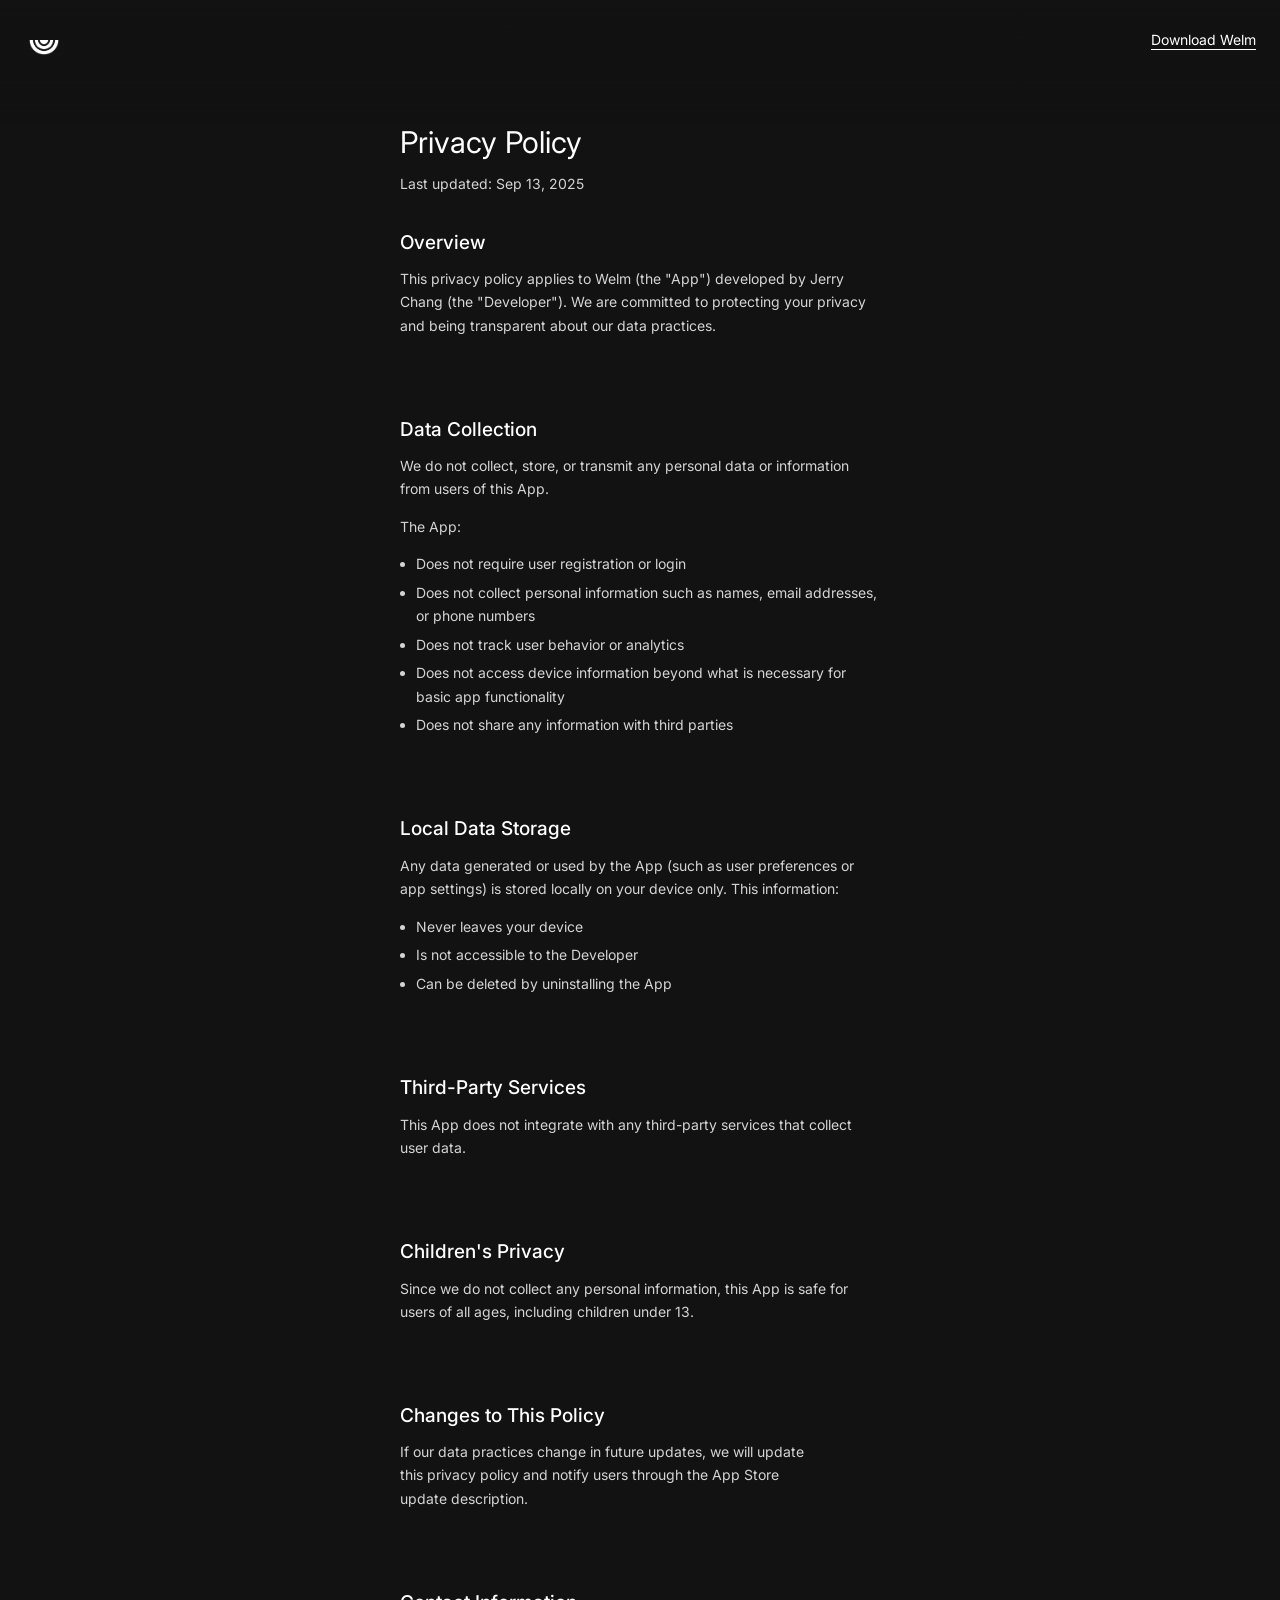
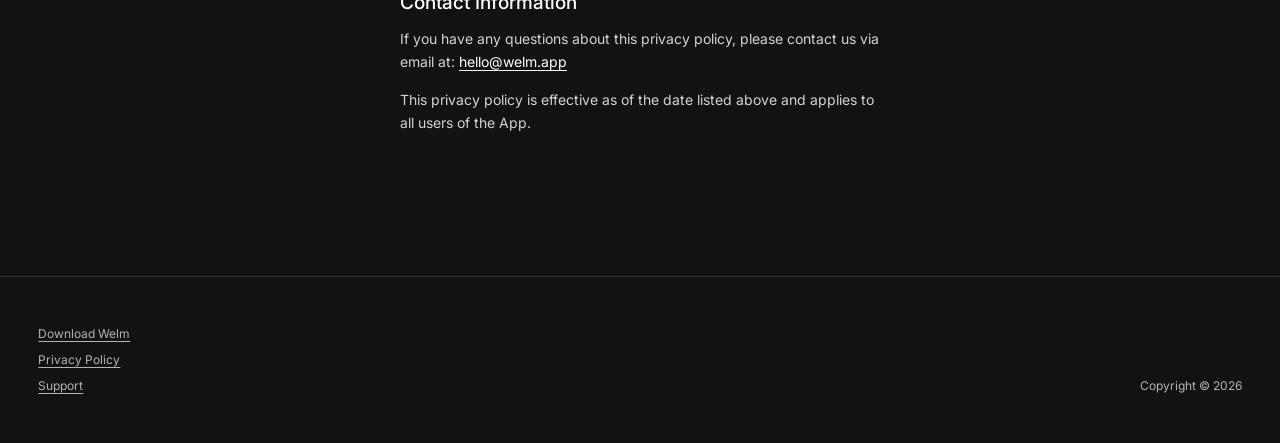
<file: privacy.html>
<!doctype html>
<html lang="en">
  <head>
    <meta charset="utf-8">
    <meta name="viewport" content="width=device-width, initial-scale=1">
    <title>Privacy Policy | Welm.app</title>
    <link rel="icon" href="favicon.ico" sizes="any">
    <link rel="icon" type="image/png" sizes="32x32" href="assets/favicon-32x32.png">
    <link rel="icon" type="image/png" sizes="16x16" href="assets/favicon-16x16.png">
    <link rel="apple-touch-icon" sizes="180x180" href="assets/apple-touch-icon.png">
    <link rel="manifest" href="site.webmanifest">
    <meta name="theme-color" content="#121212">
    <link rel="preconnect" href="https://fonts.googleapis.com">
    <link rel="preconnect" href="https://fonts.gstatic.com" crossorigin>
    <link
      href="https://fonts.googleapis.com/css2?family=Inter:wght@400;500;600;700&display=swap"
      rel="stylesheet"
    >
    <link rel="stylesheet" href="styles.css">
  </head>
  <body class="essay-page">
    <header class="site-header">
      <div class="site-header__inner">
        <a class="brand" href="/" aria-label="Welm.app">
          <span class="brand__mark" aria-hidden="true"></span>
        </a>
        <nav aria-label="Site links">
          <button class="header-download" type="button" data-download-open>Download Welm</button>
          <a class="mobile-download" href="https://apps.apple.com/us/app/welm/id6752449247">Download Welm</a>
        </nav>
      </div>
    </header>

    <dialog class="download-modal" aria-labelledby="download-modal-title">
      <button
        type="button"
        class="download-modal-close"
        data-download-close
        aria-label="Close"
      >
        <svg viewBox="0 0 24 24" aria-hidden="true" focusable="false">
          <path
            d="M5 5l14 14M19 5L5 19"
            fill="none"
            stroke="currentColor"
            stroke-width="1.15"
            stroke-linecap="round"
          />
        </svg>
      </button>
      <div class="download-modal__stage">
        <h2
          id="download-modal-title"
          class="download-modal__label download-modal__label--top"
        >
          Download for iOS
        </h2>
        <p class="download-modal__label download-modal__label--right" aria-hidden="true">
          Download for iOS
        </p>
        <p class="download-modal__label download-modal__label--bottom" aria-hidden="true">
          Download for iOS
        </p>
        <p class="download-modal__label download-modal__label--left" aria-hidden="true">
          Download for iOS
        </p>
        <div
          class="qr"
          role="img"
          aria-label="QR code to open Welm in the App Store"
        ></div>
      </div>
    </dialog>

    <main class="site-main">
      <article class="doc-layout">
        <header class="essay__header">
          <h1 id="privacy-title">Privacy Policy</h1>
          <p class="essay-entry">Last updated: Sep 13, 2025</p>
        </header>
        <div class="essay__body">
          <section aria-labelledby="privacy-title">
            <h2>Overview</h2>
            <p>
              This privacy policy applies to Welm (the "App") developed by Jerry
              Chang (the "Developer"). We are committed to protecting your privacy
              and being transparent about our data practices.
            </p>
          </section>

          <section>
            <h2>Data Collection</h2>
            <p>
              We do not collect, store, or transmit any personal data or information
              from users of this App.
            </p>
            <p>The App:</p>
            <ul>
              <li>Does not require user registration or login</li>
              <li>
                Does not collect personal information such as names, email
                addresses, or phone numbers
              </li>
              <li>Does not track user behavior or analytics</li>
              <li>
                Does not access device information beyond what is necessary for basic
                app functionality
              </li>
              <li>Does not share any information with third parties</li>
            </ul>
          </section>

          <section>
            <h2>Local Data Storage</h2>
            <p>
              Any data generated or used by the App (such as user preferences or app
              settings) is stored locally on your device only. This information:
            </p>
            <ul>
              <li>Never leaves your device</li>
              <li>Is not accessible to the Developer</li>
              <li>Can be deleted by uninstalling the App</li>
            </ul>
          </section>

          <section>
            <h2>Third-Party Services</h2>
            <p>
              This App does not integrate with any third-party services that collect
              user data.
            </p>
          </section>

          <section>
            <h2>Children's Privacy</h2>
            <p>
              Since we do not collect any personal information, this App is safe for
              users of all ages, including children under 13.
            </p>
          </section>

          <section>
            <h2>Changes to This Policy</h2>
            <p>
              If our data practices change in future updates, we will update this
              privacy policy and notify users through the App Store update
              description.
            </p>
          </section>

          <section>
            <h2>Contact Information</h2>
            <p>
              If you have any questions about this privacy policy, please contact us
              via email at:
              <a href="mailto:hello@welm.app">hello@welm.app</a>
            </p>
            <p>
              This privacy policy is effective as of the date listed above and
              applies to all users of the App.
            </p>
          </section>
        </div>
      </article>
    </main>

    <footer class="site-footer">
      <div class="site-footer__inner">
        <nav class="site-footer__nav" aria-label="Footer">
          <button type="button" class="footer-nav-link" data-download-open>Download Welm</button>
          <a class="footer-nav-link-mobile" href="https://apps.apple.com/us/app/welm/id6752449247">Download Welm</a>
          <a href="privacy.html">Privacy Policy</a>
          <a href="support.html">Support</a>
        </nav>
        <p class="site-footer__copyright">Copyright &copy; 2026</p>
      </div>
    </footer>

    <script src="modal.js"></script>
  </body>
</html>
</file>
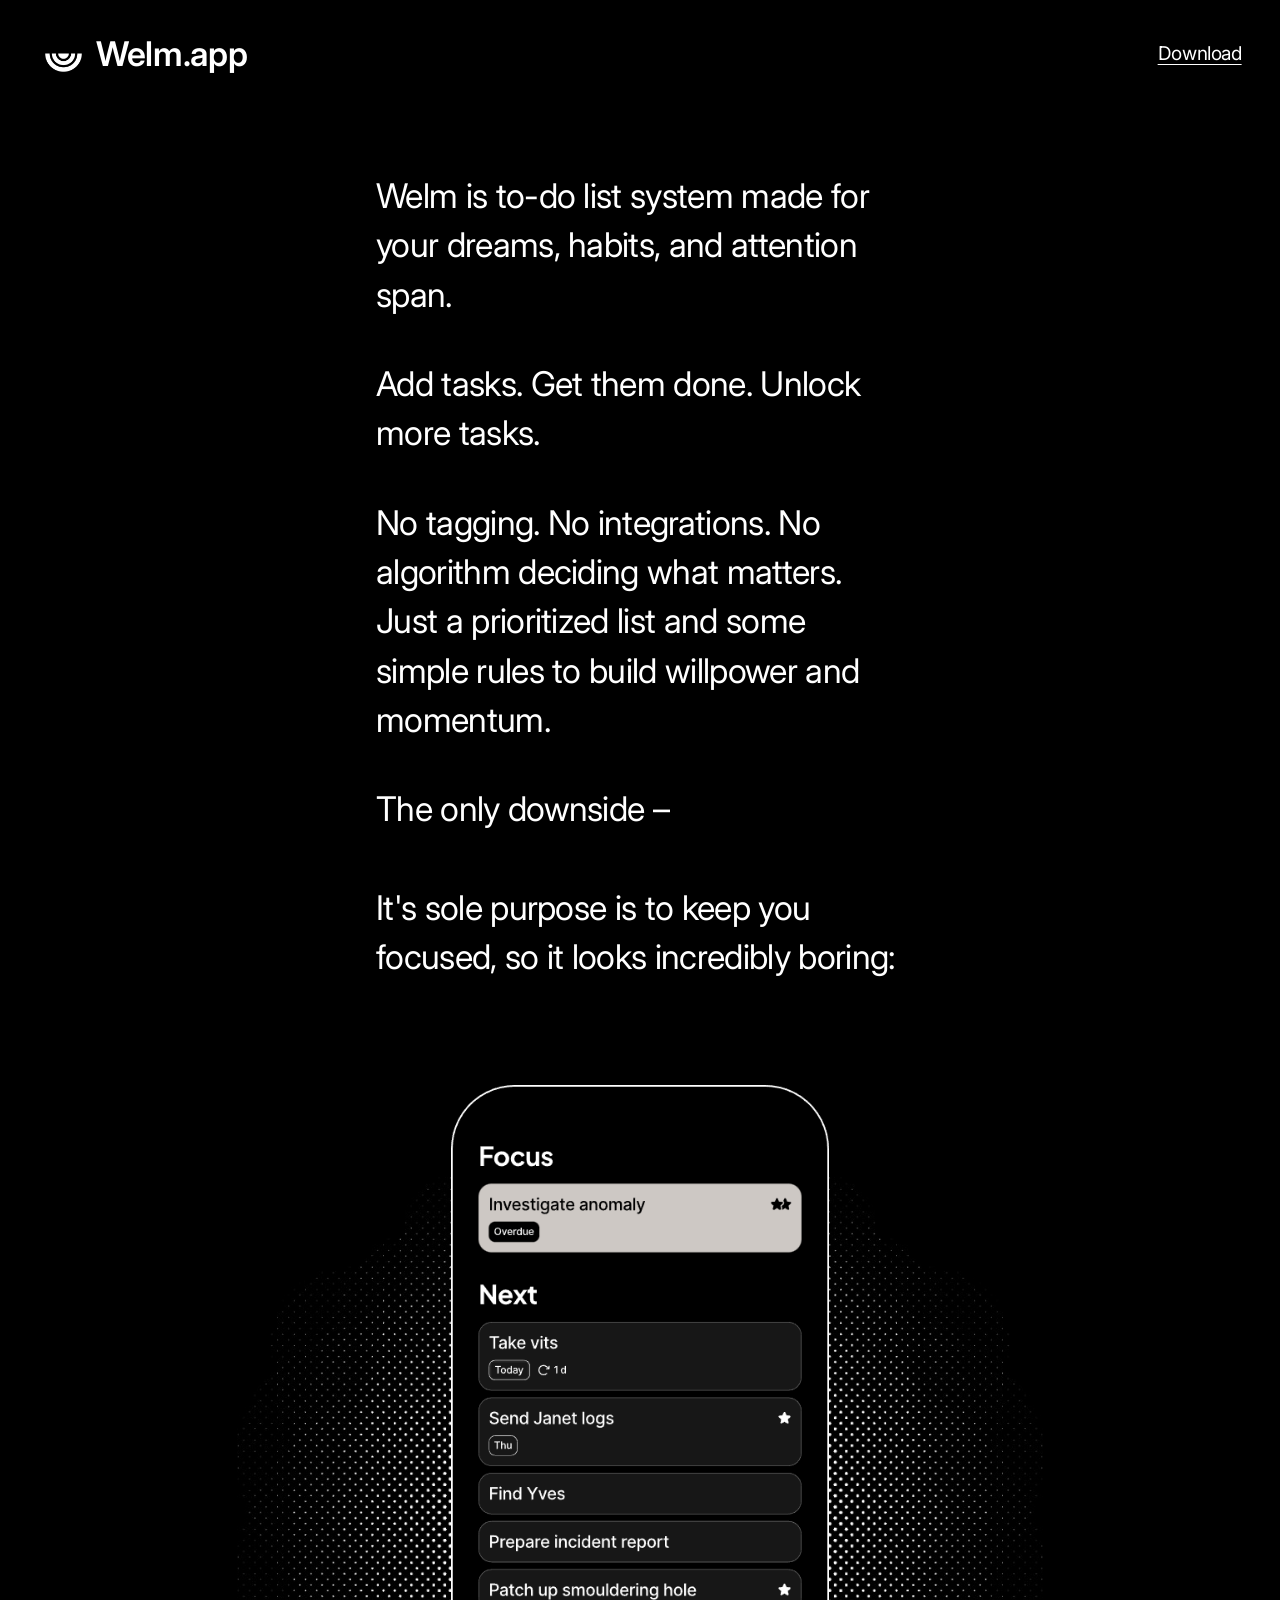
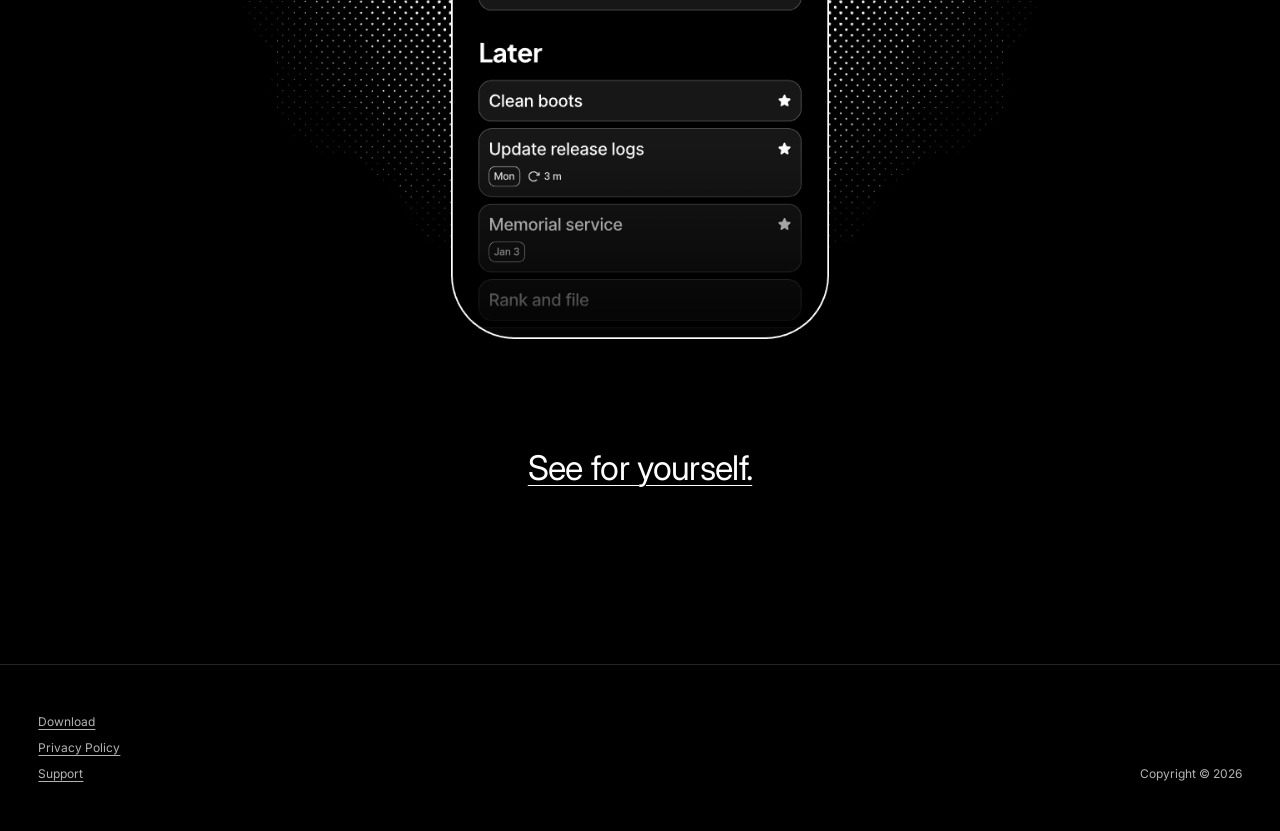
<file: splash.html>
<!doctype html>
<html lang="en">
  <head>
    <meta charset="utf-8">
    <meta name="viewport" content="width=device-width, initial-scale=1">
    <title>Welm.app</title>
    <meta
      name="description"
      content="Welm is a to-do app for people who actually want to finish things. No tagging, no integrations, no algorithm—just your list, your choices, and simple rules that build willpower."
    >
    <link rel="icon" href="favicon.ico" sizes="any">
    <link rel="icon" type="image/png" sizes="32x32" href="assets/favicon-32x32.png">
    <link rel="icon" type="image/png" sizes="16x16" href="assets/favicon-16x16.png">
    <link rel="apple-touch-icon" sizes="180x180" href="assets/apple-touch-icon.png">
    <link rel="manifest" href="site.webmanifest">
    <meta name="robots" content="noindex">
    <meta name="theme-color" content="#000000">
    <link rel="preconnect" href="https://fonts.googleapis.com">
    <link rel="preconnect" href="https://fonts.gstatic.com" crossorigin>
    <link
      href="https://fonts.googleapis.com/css2?family=Inter:wght@400;600;700&display=swap"
      rel="stylesheet"
    >
    <link rel="stylesheet" href="styles.css">
  </head>
  <body class="home-page">
    <header class="site-header">
      <div class="site-header__inner">
        <a class="brand" href="/">
          <span class="brand__mark" aria-hidden="true"></span>
          <span class="brand__wordmark">Welm.app</span>
        </a>
        <nav aria-label="Site links">
          <button class="header-download" type="button" data-download-open>Download</button>
          <a class="mobile-download" href="https://apps.apple.com/us/app/welm/id6752449247">Download</a>
        </nav>
      </div>
    </header>

    <dialog class="download-modal" aria-labelledby="download-modal-title">
      <button
        type="button"
        class="download-modal-close"
        data-download-close
        aria-label="Close"
      >
        <svg viewBox="0 0 24 24" aria-hidden="true" focusable="false">
          <path
            d="M5 5l14 14M19 5L5 19"
            fill="none"
            stroke="currentColor"
            stroke-width="1.15"
            stroke-linecap="round"
          />
        </svg>
      </button>
      <div class="download-modal__stage">
        <h2
          id="download-modal-title"
          class="download-modal__label download-modal__label--top"
        >
          Download for iOS
        </h2>
        <p class="download-modal__label download-modal__label--right" aria-hidden="true">
          Download for iOS
        </p>
        <p class="download-modal__label download-modal__label--bottom" aria-hidden="true">
          Download for iOS
        </p>
        <p class="download-modal__label download-modal__label--left" aria-hidden="true">
          Download for iOS
        </p>
        <div
          class="qr"
          role="img"
          aria-label="QR code to open Welm in the App Store"
        ></div>
      </div>
    </dialog>

    <main class="site-main">
      <div class="container home-copy">
        <h1 class="intro-heading">
          Welm is to-do list system made for your dreams, habits, and attention span.
        </h1>

        <p>
          Add tasks. Get them done. Unlock more tasks.
        </p>

        <p>
          No tagging. No integrations. No algorithm deciding what matters. Just a prioritized list and some simple rules to build willpower and momentum.
        </p>

        <p>
          The only downside &ndash;<br><br>
          It's sole purpose is to keep you focused, so it looks incredibly boring:
        </p>

        <figure class="showcase">
          <div class="showcase-stack">
            <img
              class="showcase-glow"
              src="assets/welm-showcase-glow.png"
              width="1024"
              height="911"
              alt=""
              aria-hidden="true"
            >
            <img
              class="showcase-phone"
              src="assets/welm-phone.png"
              width="454"
              height="1024"
              alt="Welm app showing Focus, Next, and Later task lists"
            >
          </div>
        </figure>

        <p class="cta-try">
          <button type="button" class="cta-link" data-download-open>See for yourself.</button>
          <a
            class="cta-link-mobile"
            href="https://apps.apple.com/us/app/welm/id6752449247"
          >See for yourself.</a>
        </p>
      </div>
    </main>

    <footer class="site-footer">
      <div class="site-footer__inner">
        <nav class="site-footer__nav" aria-label="Footer">
          <button type="button" class="footer-nav-link" data-download-open>Download</button>
          <a class="footer-nav-link-mobile" href="https://apps.apple.com/us/app/welm/id6752449247">Download</a>
          <a href="privacy.html">Privacy Policy</a>
          <a href="support.html">Support</a>
        </nav>
        <p class="site-footer__copyright">Copyright &copy; 2026</p>
      </div>
    </footer>

    <script src="modal.js"></script>
  </body>
</html>
</file>
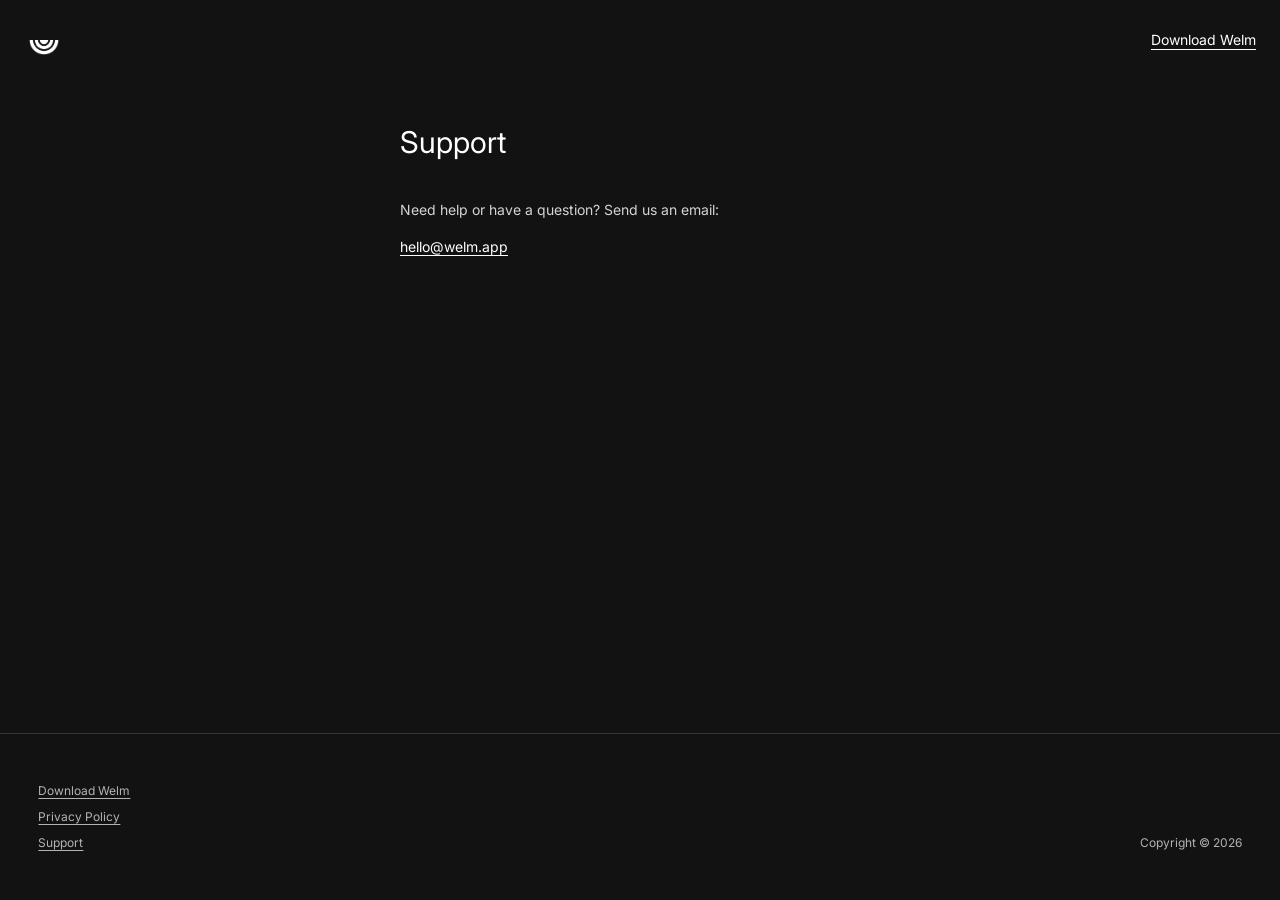
<file: support.html>
<!doctype html>
<html lang="en">
  <head>
    <meta charset="utf-8">
    <meta name="viewport" content="width=device-width, initial-scale=1">
    <title>Support | Welm.app</title>
    <link rel="icon" href="favicon.ico" sizes="any">
    <link rel="icon" type="image/png" sizes="32x32" href="assets/favicon-32x32.png">
    <link rel="icon" type="image/png" sizes="16x16" href="assets/favicon-16x16.png">
    <link rel="apple-touch-icon" sizes="180x180" href="assets/apple-touch-icon.png">
    <link rel="manifest" href="site.webmanifest">
    <meta name="theme-color" content="#121212">
    <link rel="preconnect" href="https://fonts.googleapis.com">
    <link rel="preconnect" href="https://fonts.gstatic.com" crossorigin>
    <link
      href="https://fonts.googleapis.com/css2?family=Inter:wght@400;500;600;700&display=swap"
      rel="stylesheet"
    >
    <link rel="stylesheet" href="styles.css">
  </head>
  <body class="essay-page">
    <header class="site-header">
      <div class="site-header__inner">
        <a class="brand" href="/" aria-label="Welm.app">
          <span class="brand__mark" aria-hidden="true"></span>
        </a>
        <nav aria-label="Site links">
          <button class="header-download" type="button" data-download-open>Download Welm</button>
          <a class="mobile-download" href="https://apps.apple.com/us/app/welm/id6752449247">Download Welm</a>
        </nav>
      </div>
    </header>

    <dialog class="download-modal" aria-labelledby="download-modal-title">
      <button
        type="button"
        class="download-modal-close"
        data-download-close
        aria-label="Close"
      >
        <svg viewBox="0 0 24 24" aria-hidden="true" focusable="false">
          <path
            d="M5 5l14 14M19 5L5 19"
            fill="none"
            stroke="currentColor"
            stroke-width="1.15"
            stroke-linecap="round"
          />
        </svg>
      </button>
      <div class="download-modal__stage">
        <h2
          id="download-modal-title"
          class="download-modal__label download-modal__label--top"
        >
          Download for iOS
        </h2>
        <p class="download-modal__label download-modal__label--right" aria-hidden="true">
          Download for iOS
        </p>
        <p class="download-modal__label download-modal__label--bottom" aria-hidden="true">
          Download for iOS
        </p>
        <p class="download-modal__label download-modal__label--left" aria-hidden="true">
          Download for iOS
        </p>
        <div
          class="qr"
          role="img"
          aria-label="QR code to open Welm in the App Store"
        ></div>
      </div>
    </dialog>

    <main class="site-main">
      <article class="doc-layout">
        <header class="essay__header">
          <h1 id="support-title">Support</h1>
        </header>
        <div class="essay__body">
          <p>Need help or have a question? Send us an email:</p>
          <p><a href="mailto:hello@welm.app">hello@welm.app</a></p>
        </div>
      </article>
    </main>

    <footer class="site-footer">
      <div class="site-footer__inner">
        <nav class="site-footer__nav" aria-label="Footer">
          <button type="button" class="footer-nav-link" data-download-open>Download Welm</button>
          <a class="footer-nav-link-mobile" href="https://apps.apple.com/us/app/welm/id6752449247">Download Welm</a>
          <a href="privacy.html">Privacy Policy</a>
          <a href="support.html">Support</a>
        </nav>
        <p class="site-footer__copyright">Copyright &copy; 2026</p>
      </div>
    </footer>

    <script src="modal.js"></script>
  </body>
</html>
</file>
<file: styles.css>
:root {
  --background: #000000;
  --foreground: #ffffff;
  --foreground-muted: #ffffff;
  --phone-frame: #c4c4c4;
  --container-padding: 24px;
  --page-max: 36rem;
  --letter-spacing: -0.02em;
  --edge-padding: clamp(1.25rem, 3vw, 2.75rem);
  /*
   * Type scale
   * — --text-heading: home main copy + legal/support page titles (h1)
   * — --text-subheading: section titles on legal pages (h2), between body and heading
   * — --text-medium: body on legal/support + header Download + modal title
   * — --text-small: footer
   */
  --text-heading: clamp(1.5rem, 1.15rem + 1.6vw, 2.125rem);
  --line-heading: 1.45;
  --text-subheading: clamp(1.2rem, 1.05rem + 0.65vw, 1.4rem);
  --line-subheading: 1.38;
  --text-medium: clamp(1.0625rem, 0.98rem + 0.45vw, 1.1875rem);
  --line-medium: 1.55;
  --text-small: clamp(0.75rem, 0.68rem + 0.35vw, 0.875rem);
  --line-small: 1.5;
}

* {
  box-sizing: border-box;
}

html {
  font-family: Inter, Arial, sans-serif;
  background: var(--background);
  color: var(--foreground);
  overflow-x: clip;
}

body {
  margin: 0;
  min-height: 100dvh;
  display: flex;
  flex-direction: column;
  isolation: isolate;
  background: transparent;
  color: var(--foreground);
  font-size: var(--text-medium);
  line-height: var(--line-medium);
  letter-spacing: var(--letter-spacing);
}

body.home-page {
  font-size: var(--text-heading);
  line-height: var(--line-heading);
}

/* Full-viewport dot grid from top of page (under header + content) — hidden */
body::before {
  content: none;
}

button,
input,
select,
textarea {
  letter-spacing: inherit;
}

body > main {
  flex: 1;
  width: 100%;
}

.container {
  width: 100%;
  max-width: var(--page-max);
  margin-inline: auto;
  padding-inline: var(--container-padding);
}

.site-main {
  padding-top: clamp(2.5rem, 6vw, 4rem);
  padding-bottom: clamp(5rem, 10vw, 8rem);
}

@media (max-width: 1100px) {
  :root {
    --container-padding: 28px;
  }
}

@media (max-width: 600px) {
  :root {
    --container-padding: 26px;
  }
}

a {
  color: var(--foreground);
  text-decoration: underline;
  text-decoration-thickness: 1px;
  text-underline-offset: 3px;
}

a:hover {
  color: #ffffff;
}

img {
  display: block;
  max-width: 100%;
  height: auto;
}

/* Header */
.site-header {
  position: sticky;
  top: 0;
  z-index: 100;
  width: 100%;
  font-size: var(--text-medium);
  line-height: var(--line-medium);
  color: var(--foreground);
  letter-spacing: var(--letter-spacing);
  /* Opaque at top → transparent at bottom (tracks --background) */
  background: linear-gradient(
    to bottom,
    var(--background) 0%,
    color-mix(in srgb, var(--background) 0%, transparent) 100%
  );
}

@media (max-width: 768px) {
  .site-header {
    /* Extra paint height below the nav row; inner stays at the top of the header */
    padding-bottom: clamp(3rem, 14vw, 6rem);
    background: linear-gradient(
      to bottom,
      var(--background) 0%,
      var(--background) 50%,
      color-mix(in srgb, var(--background) 0%, transparent) 100%
    );
  }
}

.site-header__inner {
  display: flex;
  justify-content: space-between;
  align-items: center;
  gap: 1rem;
  width: 100%;
  padding-inline: var(--edge-padding);
  padding-block: clamp(1.25rem, 3vw, 1.75rem);
}

.brand {
  display: inline-flex;
  align-items: center;
  gap: 0.35em;
  text-decoration: none;
  color: inherit;
  letter-spacing: var(--letter-spacing);
}

.brand:hover {
  color: #ffffff;
}

.brand:focus-visible {
  outline: 2px solid rgb(209 209 209 / 45%);
  outline-offset: 4px;
  border-radius: 2px;
}

.brand__mark {
  display: block;
  flex-shrink: 0;
  width: clamp(2.35rem, 4.9vw, 3.2rem);
  aspect-ratio: 1;
  background-color: var(--foreground);
  mask-image: url("assets/welm-mark.png");
  mask-size: contain;
  mask-repeat: no-repeat;
  mask-position: center;
  -webkit-mask-image: url("assets/welm-mark.png");
  -webkit-mask-size: contain;
  -webkit-mask-repeat: no-repeat;
  -webkit-mask-position: center;
}

.brand:hover .brand__mark {
  background-color: #ffffff;
}

.brand__wordmark {
  font-weight: 600;
  font-size: var(--text-heading);
  line-height: var(--line-heading);
  text-decoration: none;
}

nav {
  flex-shrink: 0;
}

.header-download {
  appearance: none;
  -webkit-appearance: none;
  border: 0;
  border-radius: 0;
  padding: 0;
  margin: 0;
  background: transparent;
  color: inherit;
  font-family: inherit;
  font-size: 1em;
  line-height: inherit;
  font-weight: 400;
  letter-spacing: inherit;
  cursor: pointer;
  text-decoration: underline;
  text-underline-offset: 4px;
}

.header-download:hover {
  color: #ffffff;
}

.header-download,
.mobile-download {
  text-decoration-thickness: 1px;
}

.mobile-download {
  display: none;
  font-size: var(--text-medium);
  line-height: var(--line-medium);
  font-weight: 400;
}

.cta-link-mobile {
  display: none;
  font-size: inherit;
  line-height: inherit;
  font-weight: 400;
}

/* Home copy */
.home-copy .intro-heading {
  margin: 0 0 clamp(1.75rem, 4vw, 2.5rem);
  font-size: inherit;
  font-weight: 400;
  line-height: var(--line-heading);
}

.home-copy > p:not(.cta-try) {
  margin: 0 0 clamp(1.75rem, 4vw, 2.5rem);
  max-width: 100%;
}

.home-copy em {
  font-style: italic;
}

.showcase {
  /* Full-bleed so glow/phone aren’t capped by the text column */
  width: 100vw;
  max-width: 100vw;
  margin: clamp(3.75rem, 11vw, 6.5rem) 0;
  margin-left: calc(50% - 50vw);
  margin-right: calc(50% - 50vw);
  display: flex;
  justify-content: center;
  align-items: center;
  padding: 0;
  line-height: 0;
  overflow: hidden;
}

.showcase-stack {
  position: relative;
  display: grid;
  place-items: center;
  /* Glow width; phone stays ~44% of this (matches reference composite) */
  width: min(860px, 96vw);
}

.showcase-glow,
.showcase-phone {
  grid-area: 1 / 1;
  margin: 0;
  display: block;
}

.showcase-glow {
  width: 100%;
  height: auto;
  pointer-events: none;
  user-select: none;
}

.showcase-phone {
  position: relative;
  z-index: 1;
  width: auto;
  max-width: min(380px, 44%);
  height: auto;
}

@media (max-width: 768px) {
  body.home-page {
    font-weight: 500;
  }

  .showcase-stack {
    /* Same ~44% phone/glow ratio as desktop; pattern overflows the viewport */
    width: calc(88vw / 0.44);
  }

  .showcase-phone {
    max-width: none;
    width: 44%;
  }
}

.cta-try {
  margin: clamp(2.5rem, 6vw, 3.75rem) 0 clamp(1.75rem, 4vw, 2.75rem);
  text-align: center;
}

.cta-link {
  appearance: none;
  -webkit-appearance: none;
  margin: 0;
  padding: 0;
  border: 0;
  background: none;
  color: inherit;
  font: inherit;
  font-size: inherit;
  line-height: var(--line-heading);
  letter-spacing: inherit;
  cursor: pointer;
  text-decoration: underline;
  text-decoration-thickness: 1px;
  text-underline-offset: 5px;
}

.cta-link:hover {
  color: #ffffff;
}

/* Footer */
.site-footer {
  margin-top: auto;
  width: 100%;
  padding-block: clamp(2rem, 5vw, 3rem);
  border-top: 1px solid rgb(255 255 255 / 14%);
  font-size: 0.75rem;
  line-height: 1.5;
  letter-spacing: 0;
  color: #b3b3b3;
}

.site-footer__inner {
  display: flex;
  flex-direction: row;
  justify-content: space-between;
  align-items: flex-end;
  flex-wrap: wrap;
  gap: 1.5rem 2rem;
  width: 100%;
  padding-inline: clamp(1.25rem, 3vw, 2.75rem);
}

.site-footer__nav {
  display: flex;
  flex-direction: column;
  align-items: flex-start;
  gap: 0.5rem;
  font-size: inherit;
  line-height: inherit;
}

.site-footer__nav a {
  color: inherit;
}

.site-footer__nav a:hover {
  color: var(--foreground);
}

.footer-nav-link {
  appearance: none;
  -webkit-appearance: none;
  border: 0;
  padding: 0;
  margin: 0;
  background: transparent;
  color: inherit;
  font: inherit;
  font-size: inherit;
  line-height: inherit;
  letter-spacing: inherit;
  text-align: left;
  cursor: pointer;
  text-decoration: underline;
  text-decoration-thickness: 1px;
  text-underline-offset: 3px;
}

.footer-nav-link:hover {
  color: var(--foreground);
}

.footer-nav-link-mobile {
  display: none;
  font-size: inherit;
  line-height: inherit;
  font-weight: 400;
  color: inherit;
  letter-spacing: inherit;
  text-decoration-thickness: 1px;
}

.footer-nav-link-mobile:hover {
  color: var(--foreground);
}

.site-footer__copyright {
  margin: 0;
  font-size: inherit;
  line-height: inherit;
  letter-spacing: inherit;
  color: inherit;
}

@media (max-width: 560px) {
  .site-footer__inner {
    flex-direction: column;
    align-items: flex-start;
  }
}

/* Download modal — full-viewport shell; QR card + labels centered */
.download-modal {
  /* Space between card outer edge and viewport */
  --modal-inset: clamp(3.5rem, 8vmin, 5.5rem);
  /* Equal band on every side of the QR (labels sit centered in each band) */
  --modal-pad: clamp(4.5rem, 9vmin, 6.25rem);
  --qr-size: min(
    calc(100vw - (2 * var(--modal-inset)) - (2 * var(--modal-pad))),
    calc(100dvh - (2 * var(--modal-inset)) - (2 * var(--modal-pad)))
  );
  box-sizing: border-box;
  width: 100%;
  max-width: 100%;
  height: 100%;
  max-height: 100%;
  margin: 0;
  padding: 0;
  overflow: hidden;
  overscroll-behavior: none;
  background: transparent;
  color: var(--foreground);
  border: none;
  opacity: 0;
}

.download-modal[open] {
  display: grid;
  place-items: center;
  overflow: hidden;
  overscroll-behavior: none;
  text-align: center;
  opacity: 1;
  animation: download-modal-fade-in 0.28s ease;
}

.download-modal[open].is-closing {
  pointer-events: none;
  animation: download-modal-fade-out 0.28s ease forwards;
}

.download-modal::backdrop {
  background: rgb(0 0 0 / 55%);
  animation: download-modal-fade-in 0.28s ease;
  overscroll-behavior: none;
}

.download-modal[open].is-closing::backdrop {
  animation: download-modal-fade-out 0.28s ease forwards;
}

@keyframes download-modal-fade-in {
  from {
    opacity: 0;
  }

  to {
    opacity: 1;
  }
}

@keyframes download-modal-fade-out {
  from {
    opacity: 1;
  }

  to {
    opacity: 0;
  }
}

/* Big close control pinned to header Download corner (dialog top layer) */
.download-modal-close {
  position: absolute;
  top: clamp(1.25rem, 3vw, 1.75rem);
  right: var(--edge-padding);
  z-index: 2;
  display: grid;
  place-items: center;
  width: 4.875rem;
  height: calc(var(--text-heading) * var(--line-heading) * 1.5);
  min-height: 3.5rem;
  margin: 0;
  padding: 0;
  border: none;
  background: transparent;
  color: var(--foreground);
  cursor: pointer;
  opacity: 0.9;
  transition: opacity 0.15s ease;
}

.download-modal-close svg {
  width: 3.525rem;
  height: 3.525rem;
  display: block;
}

.download-modal-close:hover,
.download-modal-close:focus-visible {
  opacity: 1;
}

.download-modal-close:focus-visible {
  outline: 1px solid rgb(209 209 209 / 55%);
  outline-offset: 2px;
}

/* Hide header Download while open so the close X replaces it visually */
body.modal-open .header-download {
  visibility: hidden;
}

/* QR card + four edge labels; labels share equal pad on every side */
.download-modal__stage {
  position: relative;
  box-sizing: content-box;
  width: var(--qr-size);
  height: var(--qr-size);
  padding: var(--modal-pad);
  background: #242424;
  border: 1px solid rgb(209 209 209 / 22%);
  border-radius: 4px;
  box-shadow: 0 20px 50px rgb(0 0 0 / 55%);
}

.download-modal__label {
  position: absolute;
  margin: 0;
  font-size: var(--text-medium);
  font-weight: 400;
  line-height: 1;
  white-space: nowrap;
  pointer-events: none;
}

/* Bases face the QR on every side */
.download-modal__label--top {
  top: calc(var(--modal-pad) / 2);
  left: 50%;
  transform: translate(-50%, -50%);
}

.download-modal__label--right {
  top: 50%;
  right: calc(var(--modal-pad) / 2);
  transform: translate(50%, -50%) rotate(90deg);
}

.download-modal__label--bottom {
  bottom: calc(var(--modal-pad) / 2);
  left: 50%;
  transform: translate(-50%, 50%) rotate(180deg);
}

.download-modal__label--left {
  top: 50%;
  left: calc(var(--modal-pad) / 2);
  transform: translate(-50%, -50%) rotate(-90deg);
}

.download-modal .qr {
  width: 100%;
  height: 100%;
  aspect-ratio: 1;
  flex-shrink: 0;
  background-color: var(--foreground);
  mask-image: url("assets/app-store-qr.svg");
  mask-position: center;
  mask-size: contain;
  mask-repeat: no-repeat;
  -webkit-mask-image: url("assets/app-store-qr.svg");
  -webkit-mask-position: center;
  -webkit-mask-size: contain;
  -webkit-mask-repeat: no-repeat;
}

html.modal-open,
body.modal-open {
  overflow: hidden;
  overscroll-behavior: none;
  touch-action: none;
}

.site-main.video-page section {
  display: grid;
  gap: 2.5rem;
  justify-items: center;
  text-align: center;
}

.site-main.video-page p {
  margin: 0;
}

.demo-video {
  display: block;
  width: 100%;
  max-width: 22rem;
  max-height: min(70vh, 40rem);
  margin-inline: auto;
  border-radius: 0.75rem;
  background: #111;
}

/* Essay preview — fixed column + sticky phone rail */
html:has(body.essay-page) {
  --background: #121212;
  background: #121212;
}

.essay-page {
  --background: #121212;
  --foreground: #ffffff;
  --foreground-muted: #b3b3b3;
  --text-heading: 1.0625rem;
  --line-heading: 1.3;
  --text-medium: 0.875rem;
  --line-medium: 1.45;
  --text-small: 0.75rem;
  --text-subheading: 1rem;
  --line-subheading: 1.35;
  --letter-spacing: 0;
  --edge-padding: 1.5rem;
  --essay-header-block: calc((1.25rem * 2) + (var(--text-heading) * var(--line-heading)));
  --essay-main-pad: 2.75rem;
  --essay-stick-top: calc(var(--essay-header-block) + 0.85rem);
  /* Small gap before the phone is fully gone, just short of the full-width figure */
  --essay-fade-lead: 1.5rem;
  /* Scroll distance over which the phone fades in a straight line */
  --essay-fade-span: 9rem;
}

.essay-page .site-main {
  padding-top: var(--essay-main-pad);
  padding-bottom: 8rem;
}

.essay-page .site-header__inner {
  padding-block: 1.25rem;
}

.essay-page .brand__mark {
  width: 2.5rem;
}

/* Falls off across the whole bar, from the top of the viewport to the heading. */
.essay-page .site-header {
  background: none;
}

.essay-page .site-header::before {
  content: "";
  position: absolute;
  z-index: -1;
  left: 0;
  right: 0;
  top: 0;
  height: calc(100% + var(--essay-main-pad));
  pointer-events: none;
  background: linear-gradient(
    to bottom,
    var(--background) 0%,
    color-mix(in srgb, var(--background) 90%, transparent) 20%,
    color-mix(in srgb, var(--background) 65%, transparent) 40%,
    color-mix(in srgb, var(--background) 35%, transparent) 60%,
    color-mix(in srgb, var(--background) 10%, transparent) 80%,
    transparent 100%
  );
}

.doc-layout {
  width: min(480px, calc(100% - 2.5rem));
  margin-inline: auto;
}

.doc-layout .essay__body {
  width: auto;
}

.doc-layout .essay__body ul {
  margin: 0 0 0.9rem;
  padding-left: 1.15em;
}

.doc-layout .essay__body li + li {
  margin-top: 0.35rem;
}

.essay-layout {
  --essay-width: 672px;
  --essay-bleed: clamp(72px, 6vw, 128px);
  display: grid;
  grid-template-columns: 480px 152px;
  grid-template-areas:
    "header rail"
    "body rail";
  column-gap: 40px;
  align-items: start;
  justify-content: center;
  width: var(--essay-width);
  margin-inline: auto;
}

.essay__header {
  grid-area: header;
}

.essay__header h1 {
  margin: 0;
  font-size: 1.875rem;
  font-weight: 400;
  line-height: 1.25;
  letter-spacing: 0;
}

.essay-entry {
  margin: 0.7rem 0 0;
  font-size: 0.875rem;
  line-height: 1.5;
  color: #d4d4d4;
}

.essay-entry i {
  font-style: italic;
}

.essay-tools {
  margin: 0.85rem 0 0;
  font-size: 0.8125rem;
  line-height: 1.45;
}

.essay-tools__sep {
  margin-inline: 0.4rem;
}

.essay-tools .cta-link {
  font-size: inherit;
  line-height: inherit;
}

.essay__body {
  grid-area: body;
  margin-top: 2.25rem;
  width: 480px;
  font-size: 0.875rem;
  line-height: 1.65;
  color: #d4d4d4;
  text-wrap: pretty;
}

.essay__body p {
  margin: 0 0 0.9rem;
}

.essay__body h2 {
  position: relative;
  margin: 5rem 0 0.75rem;
  font-size: 1.1875rem;
  font-weight: 500;
  line-height: 1.35;
  letter-spacing: 0;
  color: #ffffff;
}

.essay__body > section:first-child h2 {
  margin-top: 0;
}

#method,
.essay-refs li {
  scroll-margin-top: calc(var(--essay-stick-top) + 0.75rem);
}

.essay__body h3 {
  position: relative;
  margin: 1.35rem 0 0.35rem;
  font-size: 0.9375rem;
  font-weight: 500;
  line-height: 1.45;
  letter-spacing: 0;
  color: #ffffff;
}

.essay-num {
  position: absolute;
  right: calc(100% + 0.85rem);
  color: #8a8a8a;
  font-size: 0.875rem;
  font-weight: 400;
  line-height: 1;
  font-variant-numeric: tabular-nums;
  white-space: nowrap;
}

/* Sit the body-size figure on the heading baseline. Tuned after measuring Inter. */
.essay__body h2 .essay-num {
  top: 0.536em;
}

.essay__body h3 .essay-num {
  top: 0.321em;
}

.essay__body strong {
  font-weight: 500;
}

.essay-cite {
  color: inherit;
  text-decoration: none;
}

.essay-cite:hover {
  color: inherit;
  text-decoration: underline;
  text-underline-offset: 2px;
}

.essay-steps {
  margin: 0 0 0.9rem;
  padding-left: 1.35rem;
}

.essay-steps li {
  margin: 0 0 0.7rem;
  padding-left: 0.2rem;
}

.essay-steps li:last-child {
  margin-bottom: 0;
}

.essay-refs {
  list-style: none;
  display: grid;
  grid-template-columns: max-content 1fr;
  column-gap: 0.65rem;
  row-gap: 0.55rem;
  margin: 0;
  padding: 0;
}

.essay-refs li {
  display: grid;
  grid-column: 1 / -1;
  grid-template-columns: subgrid;
  margin: 0;
  font-size: 0.75rem;
  font-weight: 400;
  line-height: 1.5;
  color: #8f8f8f;
}

.essay-ref__n {
  font-variant-numeric: tabular-nums;
  text-align: right;
}

.essay-refs i {
  font-style: italic;
}

.essay-figure {
  margin: 1.75rem 0;
  padding: 1.25rem 0 1.5rem;
}

.essay-figure__box {
  position: relative;
  width: 480px;
  height: 280px;
  background: #171717;
  border: 0.5px solid rgb(115 115 115 / 45%);
  border-radius: 16px;
  corner-shape: squircle;
  overflow: hidden;
}

/* Fig. 1. Circles gather from the centre of a hex grid. */
.hex {
  --d: 18px;
  position: absolute;
  inset: 0;
}

.hex__dot {
  position: absolute;
  width: var(--d);
  height: var(--d);
  border-radius: 50%;
  background: #2a2a2a;
  opacity: 0;
  transform: translate(-50%, -50%) scale(0.4);
  transition:
    opacity 0.28s cubic-bezier(0.4, 0, 0.2, 1),
    transform 0.4s cubic-bezier(0.22, 1, 0.36, 1),
    background-color 0.08s linear,
    filter 0.08s linear;
}

.hex__dot.is-on {
  opacity: 1;
  transform: translate(-50%, -50%) scale(1);
}

.hex__dot.is-flash,
.hex__dot.is-out {
  background: #ffffff;
  filter: drop-shadow(0 0 6px rgb(255 255 255 / 75%)) drop-shadow(0 0 16px rgb(255 255 255 / 45%));
  transform: translate(-50%, -50%) scale(1);
}

.hex__dot.is-flash {
  opacity: 1;
}

.hex__dot.is-out {
  opacity: 0;
  transition:
    opacity 0.6s cubic-bezier(0.4, 0, 0.2, 1),
    filter 0.6s cubic-bezier(0.4, 0, 0.2, 1);
}

.hex.is-fade .hex__dot {
  opacity: 0;
  filter: none;
  transform: translate(-50%, -50%) scale(0.94);
  transition:
    opacity 0.9s cubic-bezier(0.4, 0, 0.2, 1),
    transform 0.9s cubic-bezier(0.4, 0, 0.2, 1),
    filter 0.4s linear;
}

.essay-figure figcaption {
  margin-top: 0.45rem;
  font-size: 0.75rem;
  line-height: 1.45;
  color: var(--foreground-muted);
}

/* Fig. 2 crosses both columns and a little past the article edges. */
.essay-figure--bleed .essay-figure__box {
  display: flex;
  align-items: center;
  justify-content: center;
  width: calc(var(--essay-width) + (var(--essay-bleed) * 2));
  height: 660px;
  aspect-ratio: auto;
  margin-left: calc(var(--essay-bleed) * -1);
  padding: 72px 0;
}

.essay-figure--bleed {
  padding: 2rem 0 2.25rem;
}

.essay-figure--bleed figcaption {
  width: 480px;
  max-width: 100%;
}

/* Fig. 2. Three lists. A script moves one card at a time.
   --x eases out to the left, then glides back on a gentler curve
   for the rest of the move. A card leaving the top does not sway. */
.loop-row {
  display: flex;
  align-items: center;
  justify-content: center;
  gap: 36px;
  width: 100%;
  transform: scale(0.9);
}
@property --x {
  syntax: "<number>";
  inherits: false;
  initial-value: 0;
}

@property --y {
  syntax: "<length>";
  inherits: false;
  initial-value: 0px;
}

.loop {
  --move: 0.92s;
  --card: 26px;
  --gap: 6px;
  --section: 22px;
  --stride: calc(var(--card) + var(--gap));
  --focus: 0px;
  --next: calc((var(--stride) * 2) + var(--section));
  --later: calc((var(--stride) * 7) + (var(--section) * 2));
  --sway: 10px;
  --shade: 14px;
  position: relative;
  flex: 0 0 200px;
  width: 200px;
  height: 440px;
}

.loop__block {
  --y: 0px;
  position: absolute;
  top: 0;
  left: 0;
  right: 0;
  height: var(--card);
  border-radius: 10px;
  background: #2a2a2a;
  opacity: 0;
  transform: translate(calc(var(--x) * var(--sway) * -1), var(--y));
  box-shadow: 0 calc(var(--x) * var(--sway) * 0.65) calc(var(--x) * var(--shade)) rgb(0 0 0 / calc(var(--x) * 0.55));
  transition:
    --y var(--move) cubic-bezier(0.22, 1, 0.36, 1),
    background-color var(--move) cubic-bezier(0.22, 1, 0.36, 1),
    opacity 0.55s cubic-bezier(0.4, 0, 0.2, 1);
}

.loop__block.is-focus {
  filter: drop-shadow(0 0 6px rgb(255 255 255 / 75%)) drop-shadow(0 0 16px rgb(255 255 255 / 45%));
}

.loop__block.is-lift {
  z-index: 2;
  animation: loop-lift var(--move) linear;
}

@keyframes loop-lift {
  0% { --x: 0; }
  4% { --x: 0.349; }
  8% { --x: 0.606; }
  12% { --x: 0.784; }
  16% { --x: 0.898; }
  20% { --x: 0.963; }
  24% { --x: 0.992; }
  28% { --x: 1; }
  32% { --x: 0.998; }
  36% { --x: 0.982; }
  40% { --x: 0.95; }
  44% { --x: 0.905; }
  48% { --x: 0.846; }
  52% { --x: 0.775; }
  56% { --x: 0.697; }
  60% { --x: 0.611; }
  64% { --x: 0.522; }
  68% { --x: 0.433; }
  72% { --x: 0.345; }
  76% { --x: 0.263; }
  80% { --x: 0.188; }
  84% { --x: 0.123; }
  88% { --x: 0.071; }
  92% { --x: 0.032; }
  96% { --x: 0.008; }
  100% { --x: 0; }
}

.essay-rail {
  position: relative;
  z-index: 1;
  grid-area: rail;
  align-self: stretch;
  width: 152px;
}

.essay-rail__sticky {
  position: sticky;
  top: var(--essay-stick-top);
}

.essay-rail__shift {
  width: 100%;
}

.essay-rail__scale {
  display: flex;
  flex-direction: column;
  align-items: center;
  gap: 0.85rem;
}

/* Tracks scroll with the page. The phone sticks inside each one, so it is
   never repositioned from scroll events. */
.essay-rail__above,
.essay-rail__below {
  position: absolute;
  left: 0;
  right: 0;
}

.essay-rail__above {
  top: 0;
  opacity: 1;
}

.essay-rail__below {
  bottom: 0;
  opacity: 0;
  pointer-events: none;
}

.essay-rail.is-clearing .essay-rail__above {
  pointer-events: none;
}

.essay-rail.is-arrived .essay-rail__below {
  pointer-events: auto;
}

.essay-rail__phone {
  width: 132px;
  height: auto;
  max-width: none;
  max-height: none;
}

.essay-rail__cta {
  margin: 0;
  text-align: center;
  font-size: 0.8125rem;
  line-height: 1.45;
}

.essay-rail__cta .cta-link {
  line-height: inherit;
}

@media (max-width: 960px) {
  .essay-layout {
    width: min(480px, calc(100% - 40px));
    grid-template-columns: minmax(0, 480px);
    grid-template-areas:
      "header"
      "rail"
      "body";
    row-gap: 2.5rem;
  }

  .essay__body,
  .essay-figure__box,
  .essay-figure--bleed .essay-figure__box,
  .essay-figure--bleed figcaption {
    width: 100%;
  }

  .essay-figure--bleed .essay-figure__box {
    container-type: inline-size;
    height: auto;
    aspect-ratio: 672 / 500;
    margin-left: 0;
    padding: 0;
  }

  .essay-figure--bleed .loop-row {
    position: absolute;
    left: 50%;
    top: 50%;
    width: 672px;
    height: 440px;
    gap: 36px;
    transform: translate(-50%, -50%) scale(calc((100cqw - 28px) / 672px * 0.9));
  }

  .essay-figure--bleed .loop {
    --card: 26px;
    --gap: 6px;
    --section: 22px;
    --sway: 10px;
    --shade: 14px;
    flex: 0 0 200px;
    width: 200px;
    min-width: 0;
    height: 440px;
  }

  .essay__body {
    margin-top: 0;
  }

  .essay-rail {
    width: 100%;
  }

  .essay-rail__above,
  .essay-rail__below {
    position: static;
    top: auto;
    height: auto;
    bottom: auto;
    opacity: 1;
    pointer-events: auto;
    transition: none;
  }

  .essay-rail__below {
    display: none;
  }

  .essay-rail__sticky {
    position: static;
    margin-top: 0;
  }
}

/* Phone rail is parked. Delete this block to bring the second column back. */
.essay-layout {
  grid-template-columns: minmax(0, 1fr);
  grid-template-areas:
    "header"
    "body";
}

.essay-layout .essay__body {
  width: auto;
}

.essay-layout .essay-figure:not(.essay-figure--bleed) .essay-figure__box {
  width: 100%;
}

.essay-rail {
  display: none;
}

@media (max-width: 600px) {
  .essay-layout {
    width: calc(100% - 2 * var(--container-padding));
    margin-left: auto;
    margin-right: auto;
  }

  .marks {
    grid-template-columns: repeat(2, 60px);
    gap: 20px 24px;
  }

  .marks__icon {
    width: 60px;
    height: 60px;
  }

  /* Move numbers above headings on mobile */
  .essay-num {
    position: static;
    display: block;
    margin-bottom: 0.25rem;
    font-size: 0.8125rem;
  }

  .essay__body h2 .essay-num,
  .essay__body h3 .essay-num {
    top: auto;
  }

  .essay__body h2,
  .essay__body h3 {
    display: flex;
    flex-direction: column;
  }
}

@media (max-width: 768px) {
  .essay-page .site-header {
    padding-bottom: 0;
  }
}

/* Design-note loops. One abstraction each, held, then returned.
   Curves match the app: standard (0.4, 0, 0.2, 1), settle (0.22, 1, 0.36, 1). */
.note-anim {
  display: flex;
  align-items: center;
  justify-content: center;
  height: auto;
  min-height: 300px;
  margin: 2.5rem 0 2.75rem;
  padding: 28px 24px;
  background: #171717;
  border: 0.5px solid rgb(115 115 115 / 45%);
  border-radius: 16px;
  corner-shape: squircle;
  color: #fefdfb;
  overflow: hidden;
}

.vis,
.friction,
.prog,
.ack {
  width: min(280px, 100%);
}

.note-anim:has(.kit) {
  background: #f8f7f3;
  border-color: #d9d8d4;
  color: #1a1a1a;
}

.note-anim:has(.specimen) {
  position: relative;
  padding: 0;
}

.specimen {
  position: relative;
  width: 100%;
  height: 300px;
  overflow: hidden;
  color: #ffffff;
  font-size: 13px;
  font-weight: 500;
  line-height: 1.2;
  letter-spacing: 0;
}

.specimen__track {
  display: flex;
  flex-direction: column;
  gap: 6px;
  width: min(220px, calc(100% - 48px));
  margin-inline: auto;
  animation: specimen-drift 7.2s linear infinite;
}

.specimen__fade {
  position: absolute;
  z-index: 2;
  top: 0;
  left: 0;
  right: 0;
  height: 52px;
  pointer-events: none;
  background: linear-gradient(
    to bottom,
    rgb(23 23 23 / 1) 0%,
    rgb(23 23 23 / 0.92) 28%,
    rgb(23 23 23 / 0.35) 62%,
    rgb(23 23 23 / 0) 100%
  );
}

@keyframes specimen-drift {
  0% {
    transform: translateY(92px);
    animation-timing-function: cubic-bezier(0.33, 0.05, 0.67, 0.95);
  }

  58% {
    transform: translateY(-122px);
    animation-timing-function: linear;
  }

  76% {
    transform: translateY(-122px);
    animation-timing-function: cubic-bezier(0.45, 0, 0.55, 1);
  }

  100% {
    transform: translateY(92px);
  }
}

.ds-card {
  display: flex;
  flex-direction: column;
  align-items: stretch;
  gap: 8px;
  padding: 10px;
  background: #202020;
  border: 1px solid #2c2c2c;
  border-radius: 18px;
  corner-shape: squircle;
}

.ds-card--focus {
  background: #ffffff;
  border-color: #ffffff;
  color: #000000;
}

.ds-card__top,
.ds-card__bot {
  display: flex;
  align-items: center;
  justify-content: space-between;
  gap: 8px;
  width: 100%;
}

.ds-card__bot {
  justify-content: flex-start;
}

.ds-card--focus .ds-star {
  fill: #000000;
}

.ds-card--focus .ds-chip {
  border-color: #1a1a1a;
  color: #1a1a1a;
}

.ds-card__name {
  min-width: 0;
}

.ds-badge,
.ds-chip {
  display: inline-flex;
  align-items: center;
  height: 18px;
  padding: 0 7px;
  border-radius: 6px;
  font-size: 11px;
  font-weight: 500;
  line-height: 1;
}

.ds-badge {
  background: #000000;
  color: #ffffff;
}

.ds-chip {
  border: 1px solid #ffffff;
  color: #ffffff;
}

.ds-stars,
.ds-star {
  display: block;
  flex: none;
  height: 12px;
}

.ds-stars {
  width: 20px;
  fill: #000000;
}

.ds-star {
  width: 12px;
  fill: #ffffff;
}

.ds-repeat {
  display: inline-flex;
  align-items: center;
  gap: 5px;
  margin-left: auto;
  color: #ffffff;
  font-size: 12px;
  font-weight: 500;
}

.ds-repeat svg {
  display: block;
  width: 13px;
  height: 13px;
}

.kit {
  display: flex;
  flex-wrap: wrap;
  justify-content: center;
  align-items: center;
  gap: 12px;
  width: 248px;
  height: auto;
  margin-inline: auto;
  color: #1a1a1a;
  font-size: 14px;
  font-weight: 500;
  line-height: 18px;
  letter-spacing: 0;
}

.kit__toggle {
  position: relative;
  flex: none;
  width: 52px;
  height: 32px;
}

.kit__track,
.kit__thumb {
  position: absolute;
  border-radius: 999px;
  corner-shape: round;
}

.kit__track {
  inset: 0;
  background: #e6e2dc;
  border: 0;
  animation: kit-track 8.4s cubic-bezier(0.4, 0, 0.2, 1) infinite;
}

.kit__thumb {
  top: 2px;
  left: 2px;
  width: 28px;
  height: 28px;
  background: #ffffff;
  box-shadow: 0 1px 2px rgb(0 0 0 / 18%);
  animation: kit-thumb 8.4s cubic-bezier(0.22, 1, 0.36, 1) infinite;
}

.kit__toggle--off .kit__track,
.kit__toggle--off .kit__thumb {
  animation: none;
}

.kit__toggle--off .kit__track {
  background: #e6e2dc;
}

.kit__badge,
.kit__chip,
.kit__date {
  display: flex;
  align-items: center;
  height: 24px;
  padding: 0 8px;
  border-radius: 8px;
  corner-shape: squircle;
  font-size: 12px;
  font-weight: 500;
  line-height: 1;
}

.kit__badge {
  background: #ffffff;
  border: 1px solid #d9d8d4;
  color: #000000;
}

.kit__chip {
  border: 1px solid #1a1a1a;
  color: #1a1a1a;
}

.kit__date {
  gap: 5px;
  padding: 0;
  color: #1a1a1a;
}

.kit__break {
  flex-basis: 100%;
  height: 0;
}

.kit__date svg,
.kit__close svg {
  display: block;
  width: 13px;
  height: 13px;
}

.kit__close {
  display: flex;
  align-items: center;
  justify-content: center;
  width: 36px;
  height: 36px;
  border-radius: 999px;
  corner-shape: round;
  background: #ffffff;
  color: #1a1a1a;
  box-shadow: 0 8px 18px rgb(0 0 0 / 28%);
}

.kit__star {
  display: block;
  flex: none;
  width: 20px;
  height: 20px;
  fill: transparent;
  stroke: #8a8a8a;
  stroke-width: 1.15;
  animation: kit-star 8.4s cubic-bezier(0.4, 0, 0.2, 1) infinite;
}

.kit__selector {
  position: relative;
  display: grid;
  grid-template-columns: repeat(3, 1fr);
  align-items: center;
  width: 100%;
  height: 52px;
  padding: 6px;
  gap: 4px;
  font-size: 12px;
  background: #e6e2dc;
  border: 0;
  border-radius: 999px;
  corner-shape: round;
}

.kit__selector > span:not(.kit__pill) {
  position: relative;
  z-index: 1;
  color: #a3a3a3;
  font-weight: 400;
  text-align: center;
}

.kit__pill {
  position: absolute;
  z-index: 0;
  top: 6px;
  bottom: 6px;
  left: 6px;
  width: calc((100% - 20px) / 3);
  background: #ffffff;
  border-radius: 999px;
  corner-shape: round;
  box-shadow: 0 1px 3px rgb(0 0 0 / 16%);
  animation: kit-pill 8.4s cubic-bezier(0.22, 1, 0.36, 1) infinite;
}

.kit__selector > span:nth-child(2) {
  animation: kit-label-a 8.4s cubic-bezier(0.22, 1, 0.36, 1) infinite;
}

.kit__selector > span:nth-child(3) {
  animation: kit-label-b 8.4s cubic-bezier(0.22, 1, 0.36, 1) infinite;
}

.kit__selector > span:nth-child(4) {
  animation: kit-label-c 8.4s cubic-bezier(0.22, 1, 0.36, 1) infinite;
}

.kit__button {
  display: flex;
  align-items: center;
  height: 48px;
  padding: 0 22px;
  font-size: 12px;
  background: #ffffff;
  border-radius: 999px;
  corner-shape: round;
  color: #1a1a1a;
  box-shadow: 0 8px 18px rgb(0 0 0 / 28%);
  animation: kit-press 8.4s linear infinite;
}

.kit__pages {
  display: flex;
  align-items: center;
  gap: 8px;
}

.kit__pages i {
  display: block;
  width: 6px;
  height: 6px;
  background: #8a8580;
  border: 0;
  border-radius: 99px;
}

.kit__pages i:nth-child(1) {
  animation: kit-dot-a 8.4s cubic-bezier(0.4, 0, 0.2, 1) infinite;
}

.kit__pages i:nth-child(2) {
  animation: kit-dot-b 8.4s cubic-bezier(0.4, 0, 0.2, 1) infinite;
}

.kit__pages i:nth-child(3) {
  animation: kit-dot-c 8.4s cubic-bezier(0.4, 0, 0.2, 1) infinite;
}

.kit__track,
.kit__thumb,
.kit__pill,
.kit__selector > span:nth-child(2),
.kit__selector > span:nth-child(3),
.kit__selector > span:nth-child(4),
.kit__button,
.kit__pages i:nth-child(1),
.kit__pages i:nth-child(2),
.kit__pages i:nth-child(3) {
  animation-duration: 4.8s;
}

@keyframes kit-thumb {
  0%,
  10% {
    transform: translateX(0);
  }

  24%,
  74% {
    transform: translateX(20px);
  }

  90%,
  100% {
    transform: translateX(0);
  }
}

@keyframes kit-track {
  0%,
  18% {
    background-color: #e6e2dc;
  }

  28%,
  74% {
    background-color: #1c1c1c;
  }

  90%,
  100% {
    background-color: #e6e2dc;
  }
}

@keyframes kit-pill {
  0%,
  28% {
    transform: translateX(0);
  }

  40%,
  52% {
    transform: translateX(calc(100% + 4px));
  }

  64%,
  76% {
    transform: translateX(calc(200% + 8px));
  }

  90%,
  100% {
    transform: translateX(0);
  }
}

@keyframes kit-label-a {
  0%,
  28% {
    color: #000000;
    font-weight: 500;
  }

  40%,
  76% {
    color: #a3a3a3;
    font-weight: 400;
  }

  90%,
  100% {
    color: #000000;
    font-weight: 500;
  }
}

@keyframes kit-label-b {
  0%,
  28% {
    color: #a3a3a3;
    font-weight: 400;
  }

  40%,
  52% {
    color: #000000;
    font-weight: 500;
  }

  64%,
  100% {
    color: #a3a3a3;
    font-weight: 400;
  }
}

@keyframes kit-label-c {
  0%,
  52% {
    color: #a3a3a3;
    font-weight: 400;
  }

  64%,
  76% {
    color: #000000;
    font-weight: 500;
  }

  90%,
  100% {
    color: #a3a3a3;
    font-weight: 400;
  }
}

@keyframes kit-press {
  0%,
  46% {
    opacity: 1;
  }

  50% {
    opacity: 0.65;
  }

  56%,
  100% {
    opacity: 1;
  }
}

@keyframes kit-dot-a {
  0%,
  16%,
  84%,
  100% {
    width: 16px;
    background-color: #1a1a1a;
  }

  26%,
  74% {
    width: 6px;
    background-color: #8a8580;
  }
}

@keyframes kit-dot-b {
  0%,
  16%,
  52%,
  100% {
    width: 6px;
    background-color: #8a8580;
  }

  26%,
  42% {
    width: 16px;
    background-color: #1a1a1a;
  }
}

@keyframes kit-dot-c {
  0%,
  42%,
  84%,
  100% {
    width: 6px;
    background-color: #8a8580;
  }

  52%,
  74% {
    width: 16px;
    background-color: #1a1a1a;
  }
}

@keyframes kit-star {
  0%,
  22% {
    fill: transparent;
  }

  38%,
  72% {
    fill: #1a1a1a;
  }

  88%,
  100% {
    fill: transparent;
  }
}

.vis {
  position: relative;
  display: flex;
  flex-direction: column;
  gap: 10px;
  overflow: hidden;
}

.vis__focus,
.vis__rest {
  border-radius: 14px;
  background: #fff;
}

.vis__focus {
  height: 56px;
}

.vis__rest {
  height: 34px;
  border: 1px solid transparent;
  animation: recede 8.4s cubic-bezier(0.4, 0, 0.2, 1) infinite;
}

.vis__rule {
  display: block;
  width: 34%;
  height: 5px;
  margin-top: 25px;
  margin-left: 16px;
  border-radius: 99px;
  background: #141414;
}

.vis__rest .vis__rule {
  margin-top: 14px;
  animation: rule-quiet 8.4s cubic-bezier(0.4, 0, 0.2, 1) infinite;
}

.vis__foot {
  display: flex;
  align-items: center;
  gap: 10px;
}

.vis__rest--short {
  flex: 1;
  height: 28px;
}

.vis__rest--short .vis__rule {
  margin-top: 11px;
}

.vis__pill {
  flex: none;
  width: 64px;
  height: 26px;
  border: 1px solid transparent;
  border-radius: 999px;
  background: #fff;
  animation: recede 8.4s cubic-bezier(0.4, 0, 0.2, 1) infinite;
}

.vis__wash {
  position: absolute;
  left: 0;
  right: 0;
  bottom: 0;
  height: 36px;
  pointer-events: none;
  opacity: 0;
  /* Stops sampled from cubic-bezier(0.4, 0, 0.2, 1). Covers the button only. */
  background: linear-gradient(
    to top,
    #171717 0%,
    rgb(23 23 23 / 86%) 28%,
    rgb(23 23 23 / 45%) 58%,
    rgb(23 23 23 / 12%) 80%,
    transparent 100%
  );
  animation: wash 8.4s cubic-bezier(0.4, 0, 0.2, 1) infinite;
}

@keyframes recede {
  0%,
  16% {
    background-color: #fff;
    border-color: transparent;
  }

  46%,
  72% {
    background-color: transparent;
    border-color: rgb(255 255 255 / 28%);
  }

  100% {
    background-color: #fff;
    border-color: transparent;
  }
}

@keyframes rule-quiet {
  0%,
  16% {
    background-color: #141414;
    opacity: 1;
  }

  46%,
  72% {
    background-color: #fff;
    opacity: 0.4;
  }

  100% {
    background-color: #141414;
    opacity: 1;
  }
}

@keyframes wash {
  0%,
  16% {
    opacity: 0;
  }

  46%,
  72% {
    opacity: 1;
  }

  100% {
    opacity: 0;
  }
}

.friction {
  display: grid;
  grid-template-columns: 1fr 1fr;
  gap: 22px;
}

.lane {
  position: relative;
  height: 116px;
}

.lane__slot,
.lane__away,
.lane__card {
  position: absolute;
  left: 0;
  right: 0;
  height: 44px;
  border-radius: 12px;
}

.lane__slot {
  top: 0;
  border: 1px solid rgb(255 255 255 / 30%);
}

.lane__away {
  top: 72px;
  border: 1px solid rgb(255 255 255 / 14%);
}

.lane__card {
  top: 0;
  background: #fff;
}

.lane__card::after {
  content: "";
  position: absolute;
  left: 14px;
  top: 50%;
  width: 34%;
  height: 4px;
  margin-top: -2px;
  border-radius: 99px;
  background: #141414;
}

.lane__card--easy {
  animation: promote 8.4s cubic-bezier(0.22, 1, 0.36, 1) infinite;
}

.lane__card--hard {
  animation: resist 8.4s linear infinite;
}

@keyframes promote {
  0%,
  12% {
    transform: translateY(72px);
  }

  40%,
  70% {
    transform: translateY(0);
  }

  100% {
    transform: translateY(72px);
  }
}

@keyframes resist {
  0%,
  26% {
    transform: translateY(0);
    animation-timing-function: cubic-bezier(0.65, 0, 0.85, 0.15);
  }

  50% {
    transform: translateY(28px);
    animation-timing-function: cubic-bezier(0.22, 1, 0.36, 1);
  }

  72%,
  100% {
    transform: translateY(0);
  }
}

.prog {
  display: flex;
  flex-direction: column;
  gap: 12px;
}

.prog__card {
  display: flex;
  align-items: center;
  gap: 8px;
  height: 56px;
  padding: 0 16px;
  border-radius: 14px;
  background: #fff;
}

.prog__title {
  width: 42%;
  height: 6px;
  margin-right: auto;
  border-radius: 99px;
  background: #141414;
}

.prog__pill,
.prog__dot {
  flex: none;
  background: #141414;
  opacity: 0;
}

.prog__pill {
  width: 40px;
  height: 14px;
  border-radius: 99px;
  animation: arrive-pill 8.4s cubic-bezier(0.4, 0, 0.2, 1) infinite;
}

.prog__dot {
  width: 14px;
  height: 14px;
  border-radius: 99px;
  animation: arrive-dot 8.4s cubic-bezier(0.4, 0, 0.2, 1) infinite;
}

.prog__more {
  height: 36px;
  border: 1px solid rgb(255 255 255 / 32%);
  border-radius: 12px;
  opacity: 0;
  animation: arrive-more 8.4s cubic-bezier(0.4, 0, 0.2, 1) infinite;
}

@keyframes arrive-pill {
  0%,
  20% {
    opacity: 0;
  }

  34%,
  74% {
    opacity: 0.72;
  }

  90%,
  100% {
    opacity: 0;
  }
}

@keyframes arrive-dot {
  0%,
  32% {
    opacity: 0;
  }

  46%,
  74% {
    opacity: 0.72;
  }

  90%,
  100% {
    opacity: 0;
  }
}

@keyframes arrive-more {
  0%,
  44% {
    opacity: 0;
    transform: translateY(4px);
  }

  58%,
  74% {
    opacity: 1;
    transform: translateY(0);
  }

  90%,
  100% {
    opacity: 0;
    transform: translateY(4px);
  }
}

.marks {
  display: grid;
  grid-template-columns: repeat(2, 72px);
  justify-content: center;
  align-items: center;
  gap: 36px 48px;
}

.marks__icon {
  display: block;
  width: 72px;
  height: 72px;
  overflow: visible;
}

.marks path {
  fill: #ffffff;
  opacity: 0;
}

.ack__task {
  height: 56px;
  border-radius: 14px;
  background: #fff;
}

.ack__rule {
  display: block;
  width: 34%;
  height: 5px;
  margin-top: 25px;
  margin-left: 16px;
  border-radius: 99px;
  background: #141414;
}

.ack__note {
  display: flex;
  align-items: center;
  gap: 10px;
  height: 48px;
  margin-top: 12px;
  padding: 0 16px;
  border: 1px solid rgb(255 255 255 / 30%);
  border-radius: 14px;
  opacity: 0;
  transform: translateY(8px);
  animation: note-in 8.4s cubic-bezier(0.4, 0, 0.2, 1) infinite;
}

.ack__note i {
  display: block;
  width: 22px;
  height: 3px;
  border-radius: 99px;
  background: #fff;
  opacity: 0.82;
}

.ack__note i:last-child {
  opacity: 0.18;
  animation: kept 8.4s linear infinite;
}

@keyframes note-in {
  0%,
  20% {
    opacity: 0;
    transform: translateY(8px);
  }

  40%,
  76% {
    opacity: 1;
    transform: translateY(0);
  }

  94%,
  100% {
    opacity: 0;
    transform: translateY(8px);
  }
}

@keyframes kept {
  0%,
  44% {
    opacity: 0.18;
  }

  58%,
  76% {
    opacity: 0.82;
  }

  94%,
  100% {
    opacity: 0.18;
  }
}

@media (prefers-reduced-motion: reduce) {
  .hex__dot {
    transition: none;
  }

  .loop__block,
  .kit__track,
  .kit__thumb,
  .kit__pill,
  .kit__star,
  .kit__selector > span:nth-child(2),
  .kit__selector > span:nth-child(3),
  .kit__selector > span:nth-child(4),
  .kit__button,
  .kit__pages i,
  .specimen__track,
  .vis__rest,
  .vis__rest .vis__rule,
  .vis__pill,
  .vis__wash,
  .lane__card--easy,
  .lane__card--hard,
  .prog__pill,
  .prog__dot,
  .prog__more,
  .ack__note,
  .ack__note i:last-child {
    animation: none;
  }

  .loop__block {
    opacity: 1;
    background-color: #2a2a2a;
    transition: none;
  }

  .loop__block:nth-child(1) {
    transform: translateY(var(--focus));
    background-color: #ffffff;
    filter: drop-shadow(0 0 6px rgb(255 255 255 / 75%)) drop-shadow(0 0 16px rgb(255 255 255 / 45%));
  }

  .loop__block:nth-child(2) {
    transform: translateY(calc(var(--focus) + var(--stride)));
    background-color: #ffffff;
    filter: drop-shadow(0 0 6px rgb(255 255 255 / 75%)) drop-shadow(0 0 16px rgb(255 255 255 / 45%));
  }

  .loop__block:nth-child(3) { transform: translateY(var(--next)); }
  .loop__block:nth-child(4) { transform: translateY(calc(var(--next) + var(--stride))); }
  .loop__block:nth-child(5) { transform: translateY(calc(var(--next) + (var(--stride) * 2))); }
  .loop__block:nth-child(6) { transform: translateY(calc(var(--next) + (var(--stride) * 3))); }
  .loop__block:nth-child(7) { transform: translateY(calc(var(--next) + (var(--stride) * 4))); }
  .loop__block:nth-child(8) { transform: translateY(var(--later)); background-color: #1a1a1a; }
  .loop__block:nth-child(9) { transform: translateY(calc(var(--later) + var(--stride))); background-color: #1a1a1a; }
  .loop__block:nth-child(10) { transform: translateY(calc(var(--later) + (var(--stride) * 2))); background-color: #1a1a1a; }
  .loop__block:nth-child(11) { transform: translateY(calc(var(--later) + (var(--stride) * 3))); background-color: #1a1a1a; }
  .loop__block:nth-child(12) { transform: translateY(calc(var(--later) + (var(--stride) * 4))); background-color: #1a1a1a; }

  .loop__block:nth-child(n + 13) {
    opacity: 0;
  }

  .kit__thumb {
    transform: translateX(20px);
    background-color: #ffffff;
  }

  .kit__toggle--off .kit__thumb {
    transform: none;
  }

  .kit__track {
    background-color: #1c1c1c;
  }

  .kit__toggle--off .kit__track {
    background-color: #e6e2dc;
  }

  .kit__pill {
    transform: translateX(calc(100% + 4px));
  }

  .kit__selector > span:nth-child(2),
  .kit__selector > span:nth-child(4) {
    color: #a3a3a3;
    font-weight: 400;
  }

  .kit__selector > span:nth-child(3) {
    color: #000000;
    font-weight: 500;
  }

  .kit__button {
    opacity: 1;
  }

  .kit__star {
    fill: #1a1a1a;
    stroke: #1a1a1a;
  }

  .kit__pages i:nth-child(1) {
    width: 16px;
    background-color: #1a1a1a;
  }

  .vis__rest,
  .vis__pill {
    background-color: transparent;
    border-color: rgb(255 255 255 / 28%);
    opacity: 1;
  }

  .vis__rest .vis__rule {
    background-color: #fff;
    opacity: 0.4;
  }

  .vis__wash {
    opacity: 1;
  }

  .lane__card--easy,
  .lane__card--hard {
    transform: translateY(0);
  }

  .prog__pill,
  .prog__dot {
    opacity: 0.72;
  }

  .prog__more {
    opacity: 1;
    transform: none;
  }

  .ack__note {
    opacity: 1;
    transform: none;
  }

  .ack__note i:last-child {
    opacity: 0.82;
  }

  .marks path {
    fill: #ffffff;
    opacity: 1;
  }
}

@media (max-width: 760px) and (hover: none) and (pointer: coarse) {
  .header-download,
  .cta-link,
  .footer-nav-link {
    display: none;
  }

  .mobile-download,
  .cta-link-mobile,
  .footer-nav-link-mobile {
    display: inline;
    text-decoration: underline;
    text-underline-offset: 5px;
  }
}
</file>
